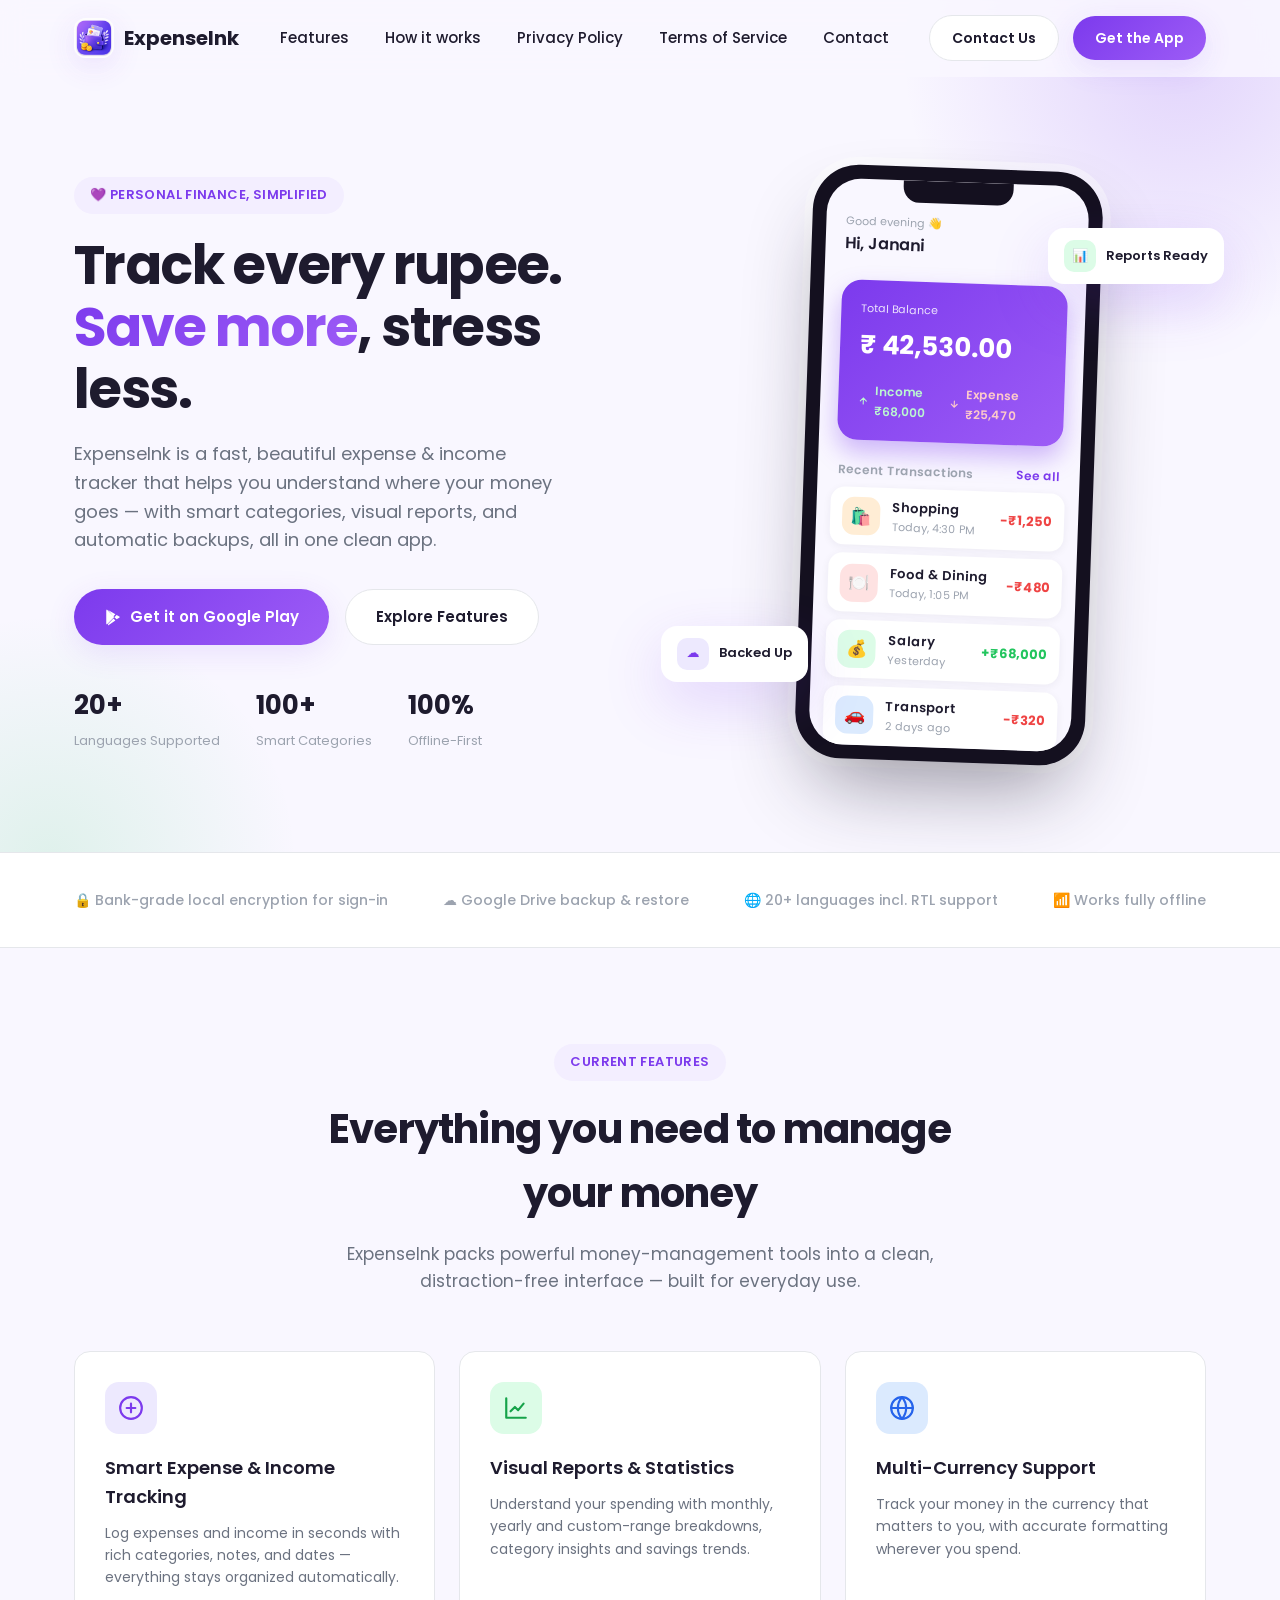
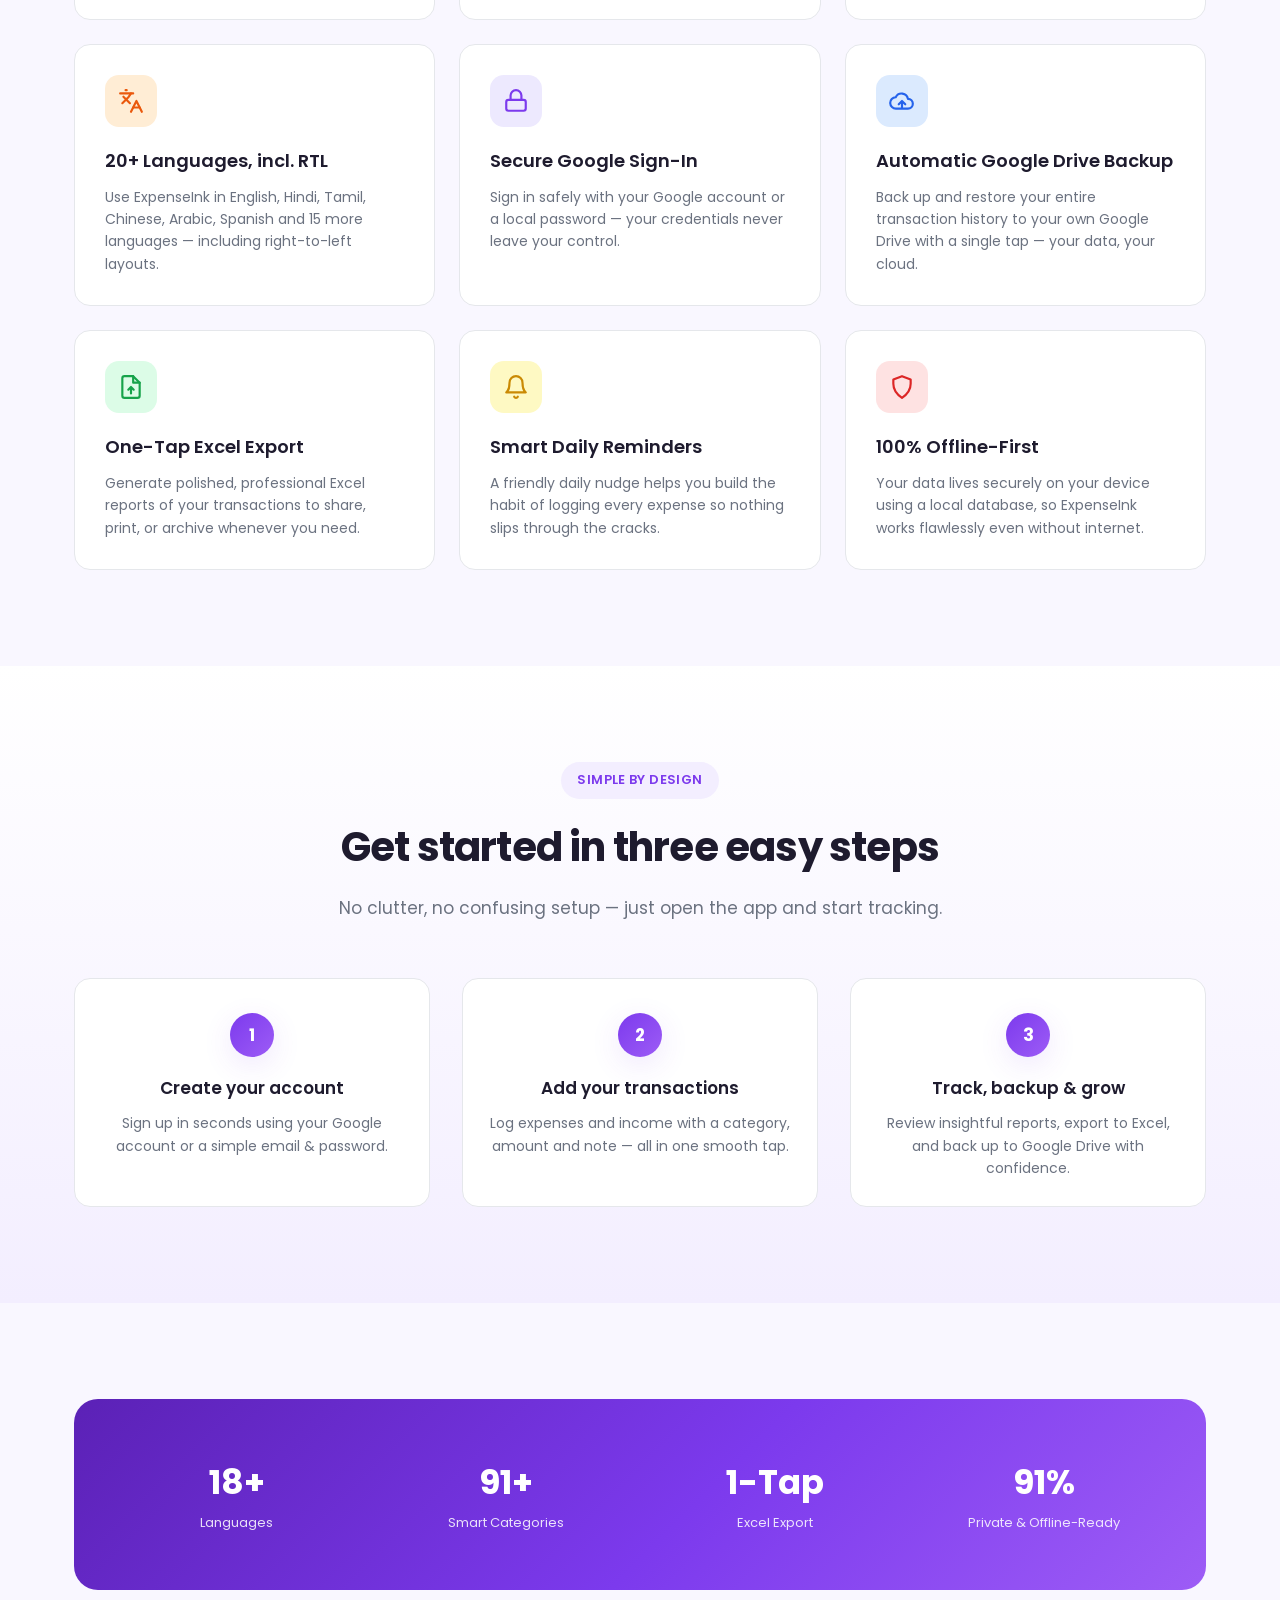
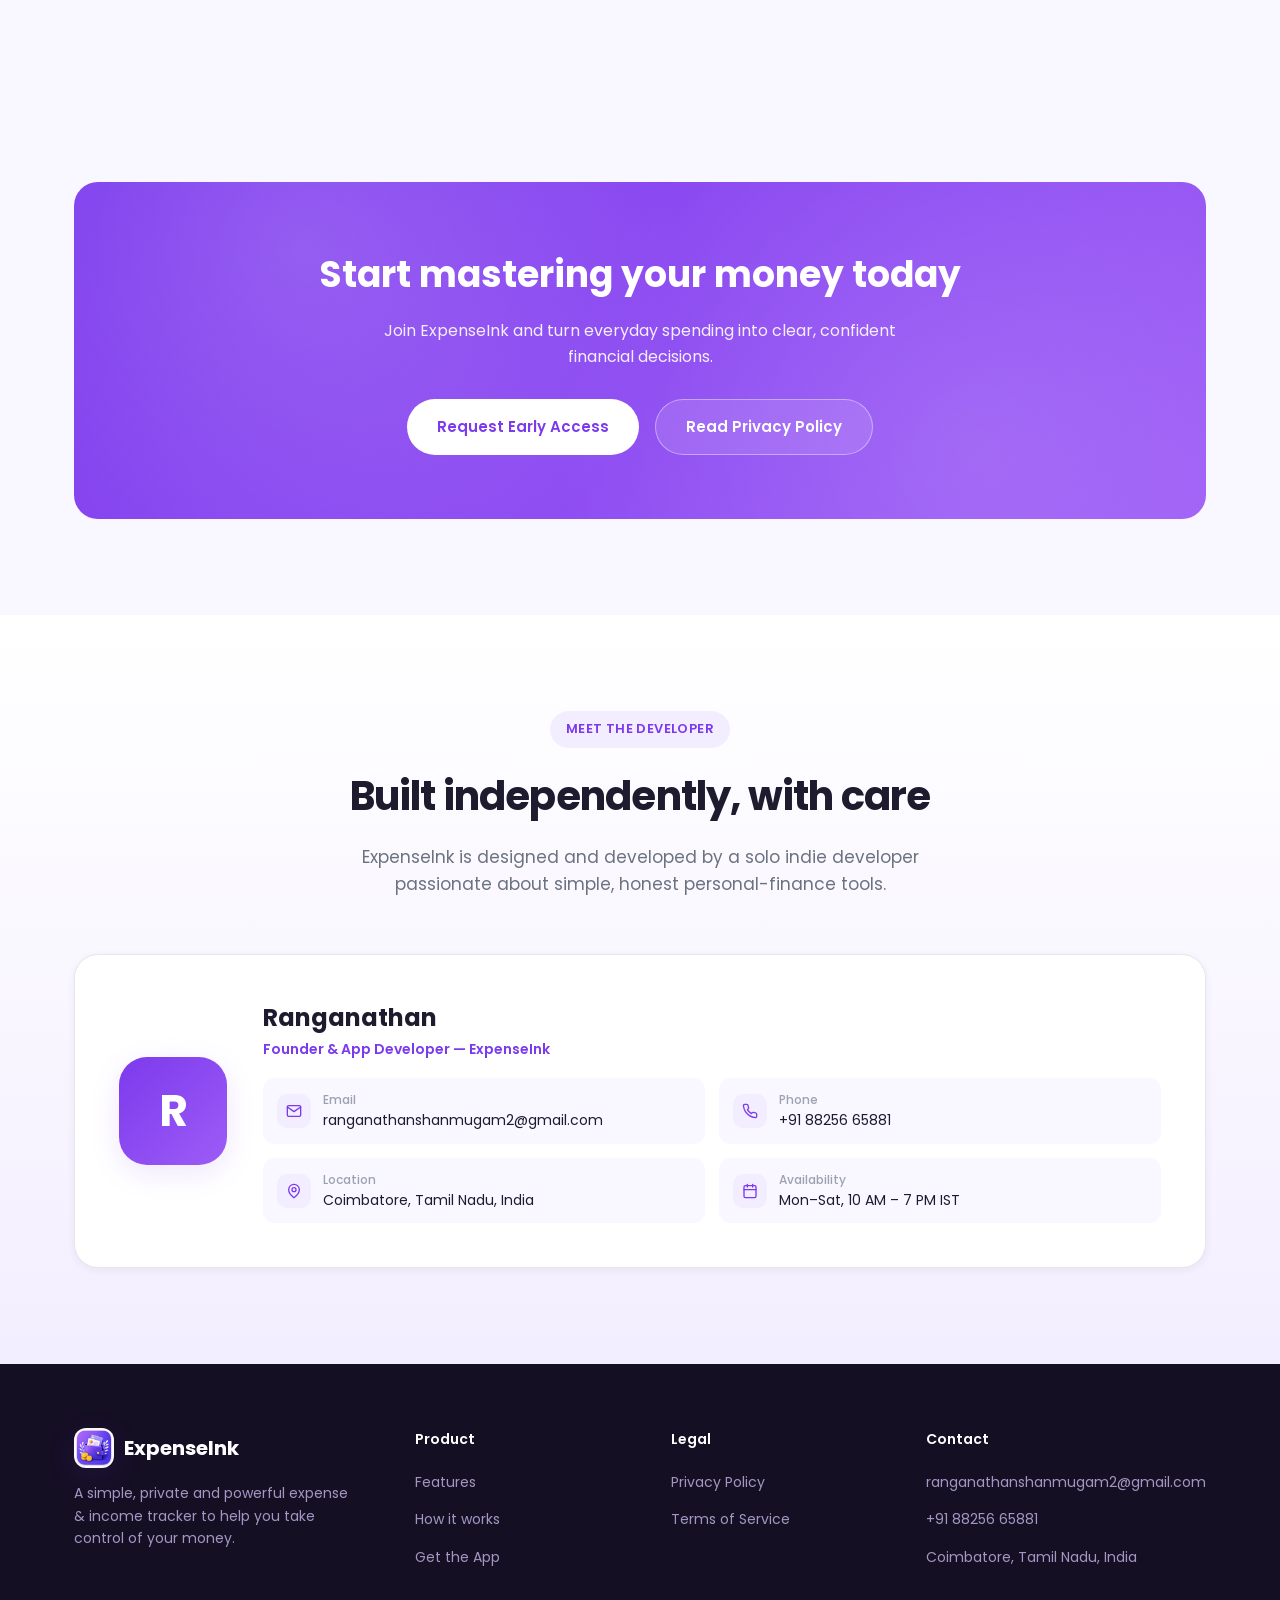
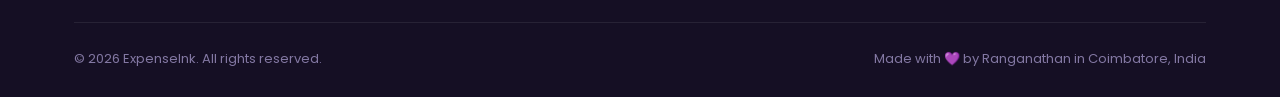
<file: index.html>
<!DOCTYPE html>
<html lang="en">
<head>
<meta charset="UTF-8" />
<meta name="viewport" content="width=device-width, initial-scale=1.0" />
<title>ExpenseInk — Track Every Rupee, Effortlessly</title>
<meta name="description" content="ExpenseInk is a beautifully simple expense & income tracker with multi-currency support, 20+ languages, Excel export, Google Drive backup and smart daily reminders." />
<link rel="icon" type="image/png" href="images/app-icon.png" />
<link rel="preconnect" href="https://fonts.googleapis.com" />
<link href="https://fonts.googleapis.com/css2?family=Poppins:wght@400;500;600;700&display=swap" rel="stylesheet" />
<link rel="stylesheet" href="css/styles.css" />
</head>
<body>

<!-- ============================= NAVBAR ============================= -->
<header class="navbar">
  <div class="container nav-inner">
    <a href="#top" class="brand">
      <span class="brand-mark">
        <img src="images/app-icon.png" alt="ExpenseInk app icon" />
      </span>
      ExpenseInk
    </a>

    <nav class="nav-links">
      <a href="#features">Features</a>
      <a href="#how-it-works">How it works</a>
      <a href="privacy.html">Privacy Policy</a>
      <a href="terms.html">Terms of Service</a>
      <a href="#developer">Contact</a>
    </nav>

    <div class="nav-actions">
      <a href="#developer" class="btn btn-ghost">Contact Us</a>
      <a href="#download" class="btn btn-primary">Get the App</a>
    </div>

    <button class="nav-toggle" aria-label="Toggle menu">
      <span></span><span></span><span></span>
    </button>
  </div>

  <div class="mobile-menu">
    <a href="#features">Features</a>
    <a href="#how-it-works">How it works</a>
    <a href="privacy.html">Privacy Policy</a>
    <a href="terms.html">Terms of Service</a>
    <a href="#developer">Contact</a>
    <a href="#download" class="btn btn-primary btn-block">Get the App</a>
  </div>
</header>

<main id="top">

  <!-- ============================= HERO ============================= -->
  <section class="hero">
    <div class="container hero-inner">
      <div class="hero-copy reveal">
        <span class="eyebrow">💜 Personal Finance, Simplified</span>
        <h1>Track every rupee.<br /><span>Save more</span>, stress less.</h1>
        <p>ExpenseInk is a fast, beautiful expense &amp; income tracker that helps you understand where your money goes — with smart categories, visual reports, and automatic backups, all in one clean app.</p>
        <div class="hero-actions">
          <a href="#download" class="btn btn-primary">
            <svg width="18" height="18" viewBox="0 0 24 24" fill="currentColor"><path d="M3 20.5v-17c0-.59.34-1.11.84-1.35L13.69 12l-9.85 9.85c-.5-.24-.84-.76-.84-1.35zM16.81 15.12l-2.9-2.9 2.9-2.9 3.6 2.08c.63.36.63 1.28 0 1.64l-3.6 2.08zM5.44 2.65 15.19 8.3l-2.55 2.55L5.44 2.65zM5.44 21.35l7.2-7.2 2.55 2.55-9.75 6.65z"/></svg>
            Get it on Google Play
          </a>
          <a href="#features" class="btn btn-ghost">Explore Features</a>
        </div>
        <div class="hero-stats">
          <div><strong data-count="20" data-suffix="+">0</strong><span>Languages Supported</span></div>
          <div><strong data-count="100" data-suffix="+">0</strong><span>Smart Categories</span></div>
          <div><strong data-count="100" data-suffix="%">0</strong><span>Offline-First</span></div>
        </div>
      </div>

      <div class="hero-visual reveal">
        <div class="phone">
          <div class="phone-screen">
            <div class="phone-notch"></div>
            <div class="phone-topbar">
              <div class="greet">Good evening 👋</div>
              <div class="name">Hi, Janani</div>
            </div>

            <div class="balance-card">
              <div class="label">Total Balance</div>
              <div class="amount">₹ 42,530.00</div>
              <div class="balance-row">
                <div class="balance-pill income">
                  <svg width="14" height="14" viewBox="0 0 24 24" fill="none" stroke="currentColor" stroke-width="2.5" stroke-linecap="round"><path d="M12 19V5M5 12l7-7 7 7"/></svg>
                  Income ₹68,000
                </div>
                <div class="balance-pill expense">
                  <svg width="14" height="14" viewBox="0 0 24 24" fill="none" stroke="currentColor" stroke-width="2.5" stroke-linecap="round"><path d="M12 5v14M5 12l7 7 7-7"/></svg>
                  Expense ₹25,470
                </div>
              </div>
            </div>

            <div class="phone-section-title"><span>Recent Transactions</span><span>See all</span></div>
            <div class="tx-list">
              <div class="tx-item">
                <div class="tx-icon" style="background:#ffedd5;color:#ea580c;">🛍️</div>
                <div class="tx-info">
                  <div class="tx-title">Shopping</div>
                  <div class="tx-sub">Today, 4:30 PM</div>
                </div>
                <div class="tx-amount expense">-₹1,250</div>
              </div>
              <div class="tx-item">
                <div class="tx-icon" style="background:#fee2e2;color:#ea580c;">🍽️</div>
                <div class="tx-info">
                  <div class="tx-title">Food &amp; Dining</div>
                  <div class="tx-sub">Today, 1:05 PM</div>
                </div>
                <div class="tx-amount expense">-₹480</div>
              </div>
              <div class="tx-item">
                <div class="tx-icon" style="background:#dcfce7;color:#16a34a;">💰</div>
                <div class="tx-info">
                  <div class="tx-title">Salary</div>
                  <div class="tx-sub">Yesterday</div>
                </div>
                <div class="tx-amount income">+₹68,000</div>
              </div>
              <div class="tx-item">
                <div class="tx-icon" style="background:#dbeafe;color:#3b82f6;">🚗</div>
                <div class="tx-info">
                  <div class="tx-title">Transport</div>
                  <div class="tx-sub">2 days ago</div>
                </div>
                <div class="tx-amount expense">-₹320</div>
              </div>
            </div>
          </div>
        </div>

        <div class="badge-float top-right">
          <div class="badge-icon" style="background:#dcfce7;color:#16a34a;">📊</div>
          Reports Ready
        </div>
        <div class="badge-float bottom-left">
          <div class="badge-icon" style="background:#ede9fe;color:#7c3aed;">☁️</div>
          Backed Up
        </div>
      </div>
    </div>
  </section>

  <!-- ============================= TRUST STRIP ============================= -->
  <div class="trust-strip">
    <div class="container">
      <span>🔒 Bank-grade local encryption for sign-in</span>
      <span>☁️ Google Drive backup &amp; restore</span>
      <span>🌐 20+ languages incl. RTL support</span>
      <span>📶 Works fully offline</span>
    </div>
  </div>

  <!-- ============================= FEATURES ============================= -->
  <section id="features" class="section">
    <div class="container">
      <div class="section-head reveal">
        <span class="eyebrow">Current Features</span>
        <h2>Everything you need to manage your money</h2>
        <p>ExpenseInk packs powerful money-management tools into a clean, distraction-free interface — built for everyday use.</p>
      </div>

      <div class="feature-grid">
        <div class="feature-card reveal">
          <div class="feature-icon icon-purple">
            <svg viewBox="0 0 24 24" fill="none" stroke="currentColor" stroke-width="2" stroke-linecap="round" stroke-linejoin="round"><circle cx="12" cy="12" r="10"/><path d="M12 8v8M8 12h8"/></svg>
          </div>
          <h3>Smart Expense &amp; Income Tracking</h3>
          <p>Log expenses and income in seconds with rich categories, notes, and dates — everything stays organized automatically.</p>
        </div>

        <div class="feature-card reveal">
          <div class="feature-icon icon-green">
            <svg viewBox="0 0 24 24" fill="none" stroke="currentColor" stroke-width="2" stroke-linecap="round" stroke-linejoin="round"><path d="M3 3v18h18"/><path d="M7 15l4-4 3 3 5-6"/></svg>
          </div>
          <h3>Visual Reports &amp; Statistics</h3>
          <p>Understand your spending with monthly, yearly and custom-range breakdowns, category insights and savings trends.</p>
        </div>

        <div class="feature-card reveal">
          <div class="feature-icon icon-blue">
            <svg viewBox="0 0 24 24" fill="none" stroke="currentColor" stroke-width="2" stroke-linecap="round" stroke-linejoin="round"><circle cx="12" cy="12" r="10"/><path d="M2 12h20M12 2a15 15 0 0 1 0 20 15 15 0 0 1 0-20Z"/></svg>
          </div>
          <h3>Multi-Currency Support</h3>
          <p>Track your money in the currency that matters to you, with accurate formatting wherever you spend.</p>
        </div>

        <div class="feature-card reveal">
          <div class="feature-icon icon-orange">
            <svg viewBox="0 0 24 24" fill="none" stroke="currentColor" stroke-width="2" stroke-linecap="round" stroke-linejoin="round"><path d="m5 8 6 6"/><path d="m4 14 6-6 2-3"/><path d="M2 5h12"/><path d="M7 2h1"/><path d="m22 22-5-10-5 10"/><path d="M14 18h6"/></svg>
          </div>
          <h3>20+ Languages, incl. RTL</h3>
          <p>Use ExpenseInk in English, Hindi, Tamil, Chinese, Arabic, Spanish and 15 more languages — including right-to-left layouts.</p>
        </div>

        <div class="feature-card reveal">
          <div class="feature-icon icon-purple">
            <svg viewBox="0 0 24 24" fill="none" stroke="currentColor" stroke-width="2" stroke-linecap="round" stroke-linejoin="round"><rect x="3" y="11" width="18" height="10" rx="2"/><path d="M7 11V7a5 5 0 0 1 10 0v4"/></svg>
          </div>
          <h3>Secure Google Sign-In</h3>
          <p>Sign in safely with your Google account or a local password — your credentials never leave your control.</p>
        </div>

        <div class="feature-card reveal">
          <div class="feature-icon icon-blue">
            <svg viewBox="0 0 24 24" fill="none" stroke="currentColor" stroke-width="2" stroke-linecap="round" stroke-linejoin="round"><path d="M17.5 19a4.5 4.5 0 0 0 0-9 6 6 0 0 0-11.3-1.5A4.5 4.5 0 0 0 6.5 19h11Z"/><path d="M12 12v6M9 15l3-3 3 3"/></svg>
          </div>
          <h3>Automatic Google Drive Backup</h3>
          <p>Back up and restore your entire transaction history to your own Google Drive with a single tap — your data, your cloud.</p>
        </div>

        <div class="feature-card reveal">
          <div class="feature-icon icon-green">
            <svg viewBox="0 0 24 24" fill="none" stroke="currentColor" stroke-width="2" stroke-linecap="round" stroke-linejoin="round"><path d="M14 2H6a2 2 0 0 0-2 2v16a2 2 0 0 0 2 2h12a2 2 0 0 0 2-2V8Z"/><path d="M14 2v6h6M12 18v-6M9.5 14.5 12 12l2.5 2.5"/></svg>
          </div>
          <h3>One-Tap Excel Export</h3>
          <p>Generate polished, professional Excel reports of your transactions to share, print, or archive whenever you need.</p>
        </div>

        <div class="feature-card reveal">
          <div class="feature-icon icon-yellow">
            <svg viewBox="0 0 24 24" fill="none" stroke="currentColor" stroke-width="2" stroke-linecap="round" stroke-linejoin="round"><path d="M6 8a6 6 0 0 1 12 0c0 7 3 9 3 9H3s3-2 3-9"/><path d="M10.3 21a1.94 1.94 0 0 0 3.4 0"/></svg>
          </div>
          <h3>Smart Daily Reminders</h3>
          <p>A friendly daily nudge helps you build the habit of logging every expense so nothing slips through the cracks.</p>
        </div>

        <div class="feature-card reveal">
          <div class="feature-icon icon-red">
            <svg viewBox="0 0 24 24" fill="none" stroke="currentColor" stroke-width="2" stroke-linecap="round" stroke-linejoin="round"><path d="M12 22c6-4 8-8 8-13V5l-8-3-8 3v4c0 5 2 9 8 13Z"/></svg>
          </div>
          <h3>100% Offline-First</h3>
          <p>Your data lives securely on your device using a local database, so ExpenseInk works flawlessly even without internet.</p>
        </div>
      </div>
    </div>
  </section>

  <!-- ============================= HOW IT WORKS ============================= -->
  <section id="how-it-works" class="section section-alt">
    <div class="container">
      <div class="section-head reveal">
        <span class="eyebrow">Simple by Design</span>
        <h2>Get started in three easy steps</h2>
        <p>No clutter, no confusing setup — just open the app and start tracking.</p>
      </div>

      <div class="steps">
        <div class="step reveal">
          <div class="step-number">1</div>
          <h3>Create your account</h3>
          <p>Sign up in seconds using your Google account or a simple email &amp; password.</p>
        </div>
        <div class="step reveal">
          <div class="step-number">2</div>
          <h3>Add your transactions</h3>
          <p>Log expenses and income with a category, amount and note — all in one smooth tap.</p>
        </div>
        <div class="step reveal">
          <div class="step-number">3</div>
          <h3>Track, backup &amp; grow</h3>
          <p>Review insightful reports, export to Excel, and back up to Google Drive with confidence.</p>
        </div>
      </div>
    </div>
  </section>

  <!-- ============================= STATS BAND ============================= -->
  <section class="section">
    <div class="container">
      <div class="stats-band reveal">
        <div>
          <strong data-count="20" data-suffix="+">0</strong>
          <span>Languages</span>
        </div>
        <div>
          <strong data-count="100" data-suffix="+">0</strong>
          <span>Smart Categories</span>
        </div>
        <div>
          <strong data-count="1" data-suffix="-Tap">0</strong>
          <span>Excel Export</span>
        </div>
        <div>
          <strong data-count="100" data-suffix="%">0</strong>
          <span>Private &amp; Offline-Ready</span>
        </div>
      </div>
    </div>
  </section>

  <!-- ============================= CTA / DOWNLOAD ============================= -->
  <section id="download" class="section">
    <div class="container">
      <div class="cta-banner reveal">
        <h2>Start mastering your money today</h2>
        <p>Join ExpenseInk and turn everyday spending into clear, confident financial decisions.</p>
        <div class="cta-actions">
          <a href="#developer" class="btn btn-primary">Request Early Access</a>
          <a href="privacy.html" class="btn btn-ghost">Read Privacy Policy</a>
        </div>
      </div>
    </div>
  </section>

  <!-- ============================= DEVELOPER ============================= -->
  <section id="developer" class="section section-alt">
    <div class="container">
      <div class="section-head reveal">
        <span class="eyebrow">Meet the Developer</span>
        <h2>Built independently, with care</h2>
        <p>ExpenseInk is designed and developed by a solo indie developer passionate about simple, honest personal-finance tools.</p>
      </div>

      <div class="dev-card reveal">
        <div class="dev-avatar">R</div>
        <div>
          <div class="dev-name">Ranganathan</div>
          <div class="dev-role">Founder &amp; App Developer — ExpenseInk</div>

          <div class="dev-contacts">
            <a class="dev-contact-item" href="mailto:ranganathanshanmugam2@gmail.com">
              <span class="ic">
                <svg width="16" height="16" viewBox="0 0 24 24" fill="none" stroke="currentColor" stroke-width="2" stroke-linecap="round" stroke-linejoin="round"><rect x="2" y="4" width="20" height="16" rx="2"/><path d="m22 6-10 7L2 6"/></svg>
              </span>
              <span><strong>Email</strong>ranganathanshanmugam2@gmail.com</span>
            </a>

            <a class="dev-contact-item" href="tel:+918825665881">
              <span class="ic">
                <svg width="16" height="16" viewBox="0 0 24 24" fill="none" stroke="currentColor" stroke-width="2" stroke-linecap="round" stroke-linejoin="round"><path d="M22 16.92v3a2 2 0 0 1-2.18 2 19.79 19.79 0 0 1-8.63-3.07 19.5 19.5 0 0 1-6-6 19.79 19.79 0 0 1-3.07-8.67A2 2 0 0 1 4.11 2h3a2 2 0 0 1 2 1.72c.127.96.361 1.903.7 2.81a2 2 0 0 1-.45 2.11L8.09 9.91a16 16 0 0 0 6 6l1.27-1.27a2 2 0 0 1 2.11-.45c.907.339 1.85.573 2.81.7A2 2 0 0 1 22 16.92z"/></svg>
              </span>
              <span><strong>Phone</strong>+91 88256 65881</span>
            </a>

            <div class="dev-contact-item">
              <span class="ic">
                <svg width="16" height="16" viewBox="0 0 24 24" fill="none" stroke="currentColor" stroke-width="2" stroke-linecap="round" stroke-linejoin="round"><path d="M20 10c0 6-8 12-8 12s-8-6-8-12a8 8 0 0 1 16 0Z"/><circle cx="12" cy="10" r="3"/></svg>
              </span>
              <span><strong>Location</strong>Coimbatore, Tamil Nadu, India</span>
            </div>

            <div class="dev-contact-item">
              <span class="ic">
                <svg width="16" height="16" viewBox="0 0 24 24" fill="none" stroke="currentColor" stroke-width="2" stroke-linecap="round" stroke-linejoin="round"><rect x="3" y="4" width="18" height="18" rx="2"/><path d="M16 2v4M8 2v4M3 10h18"/></svg>
              </span>
              <span><strong>Availability</strong>Mon–Sat, 10 AM – 7 PM IST</span>
            </div>
          </div>
        </div>
      </div>
    </div>
  </section>

</main>

<!-- ============================= FOOTER ============================= -->
<footer class="footer">
  <div class="container">
    <div class="footer-grid">
      <div class="footer-brand">
        <a href="#top" class="brand">
          <span class="brand-mark">
            <img src="images/app-icon.png" alt="ExpenseInk app icon" />
          </span>
          ExpenseInk
        </a>
        <p>A simple, private and powerful expense &amp; income tracker to help you take control of your money.</p>
      </div>

      <div class="footer-col">
        <h4>Product</h4>
        <ul>
          <li><a href="#features">Features</a></li>
          <li><a href="#how-it-works">How it works</a></li>
          <li><a href="#download">Get the App</a></li>
        </ul>
      </div>

      <div class="footer-col">
        <h4>Legal</h4>
        <ul>
          <li><a href="privacy.html">Privacy Policy</a></li>
          <li><a href="terms.html">Terms of Service</a></li>
        </ul>
      </div>

      <div class="footer-col">
        <h4>Contact</h4>
        <ul>
          <li><a href="mailto:ranganathanshanmugam2@gmail.com">ranganathanshanmugam2@gmail.com</a></li>
          <li><a href="tel:+918825665881">+91 88256 65881</a></li>
          <li><a href="#developer">Coimbatore, Tamil Nadu, India</a></li>
        </ul>
      </div>
    </div>

    <div class="footer-bottom">
      <span>© <span data-year>2026</span> ExpenseInk. All rights reserved.</span>
      <span>Made with 💜 by Ranganathan in Coimbatore, India</span>
    </div>
  </div>
</footer>

<script src="js/main.js"></script>
</body>
</html>
</file>
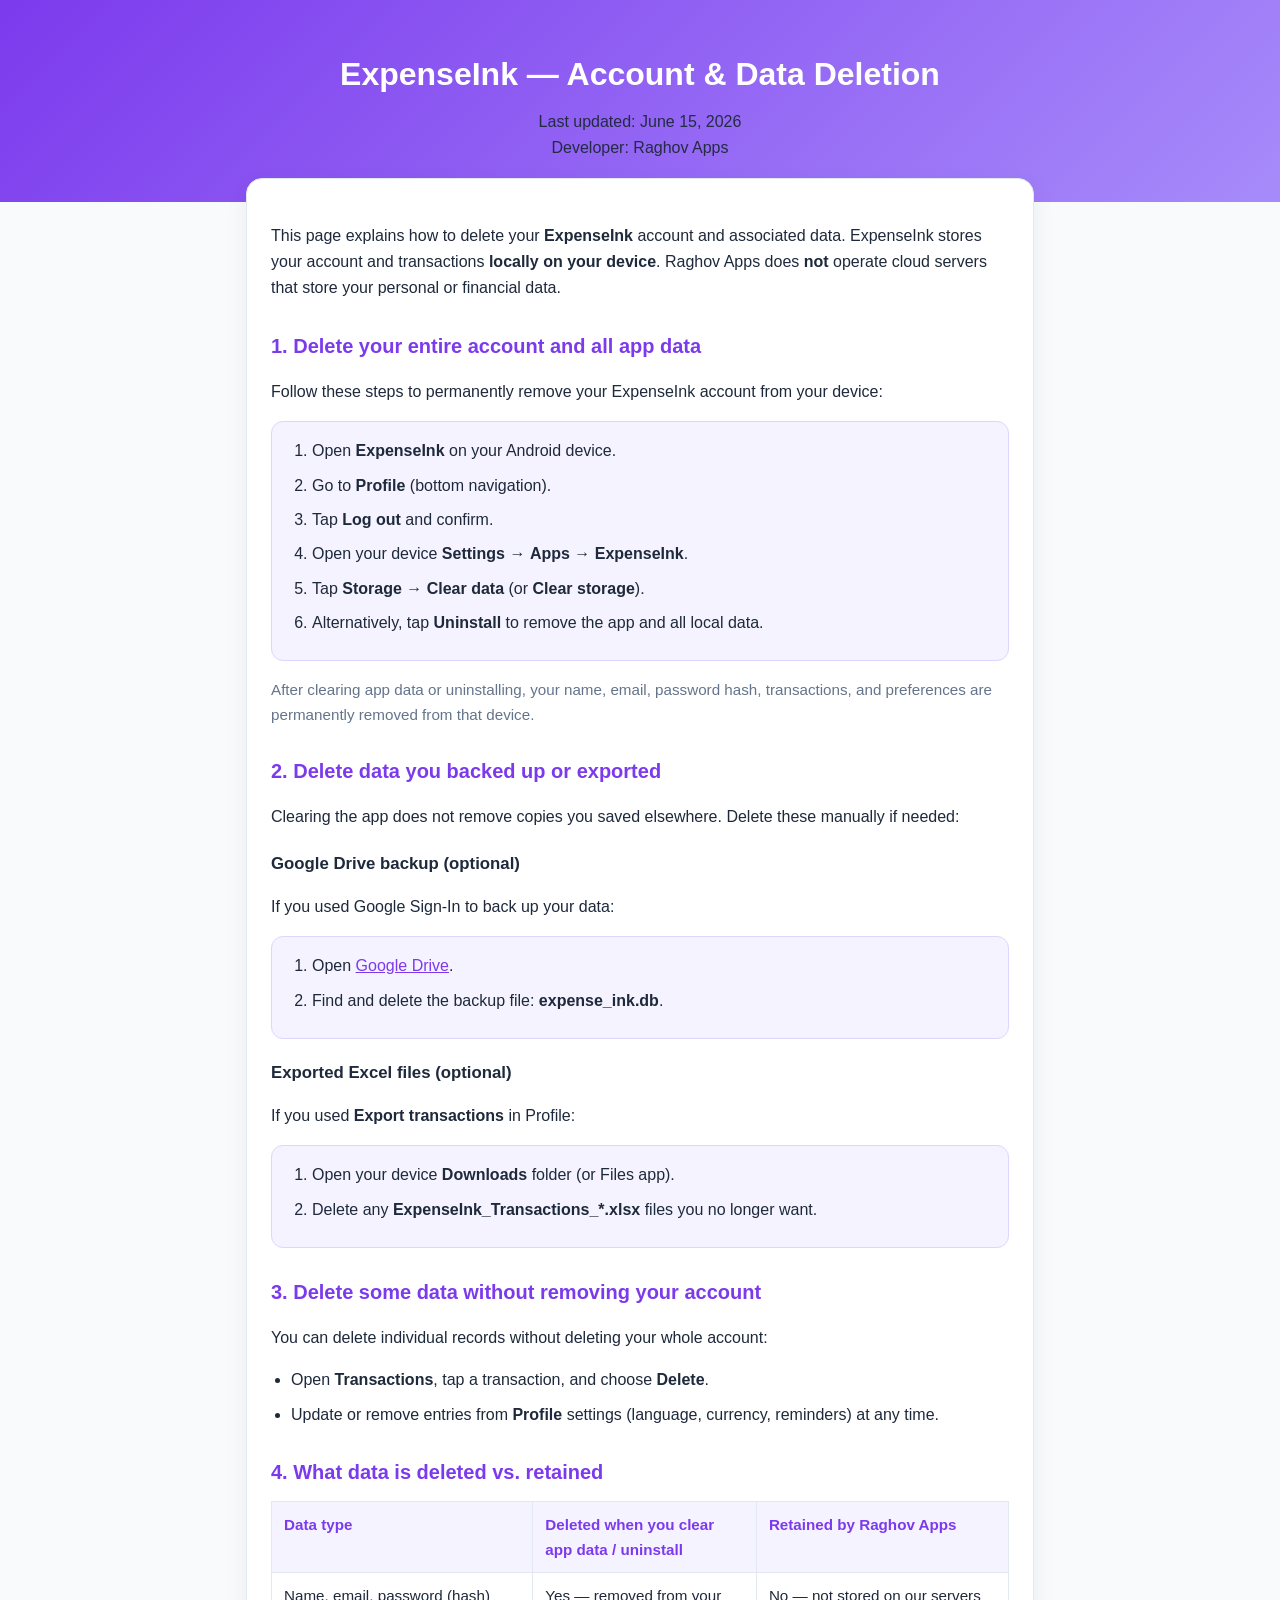
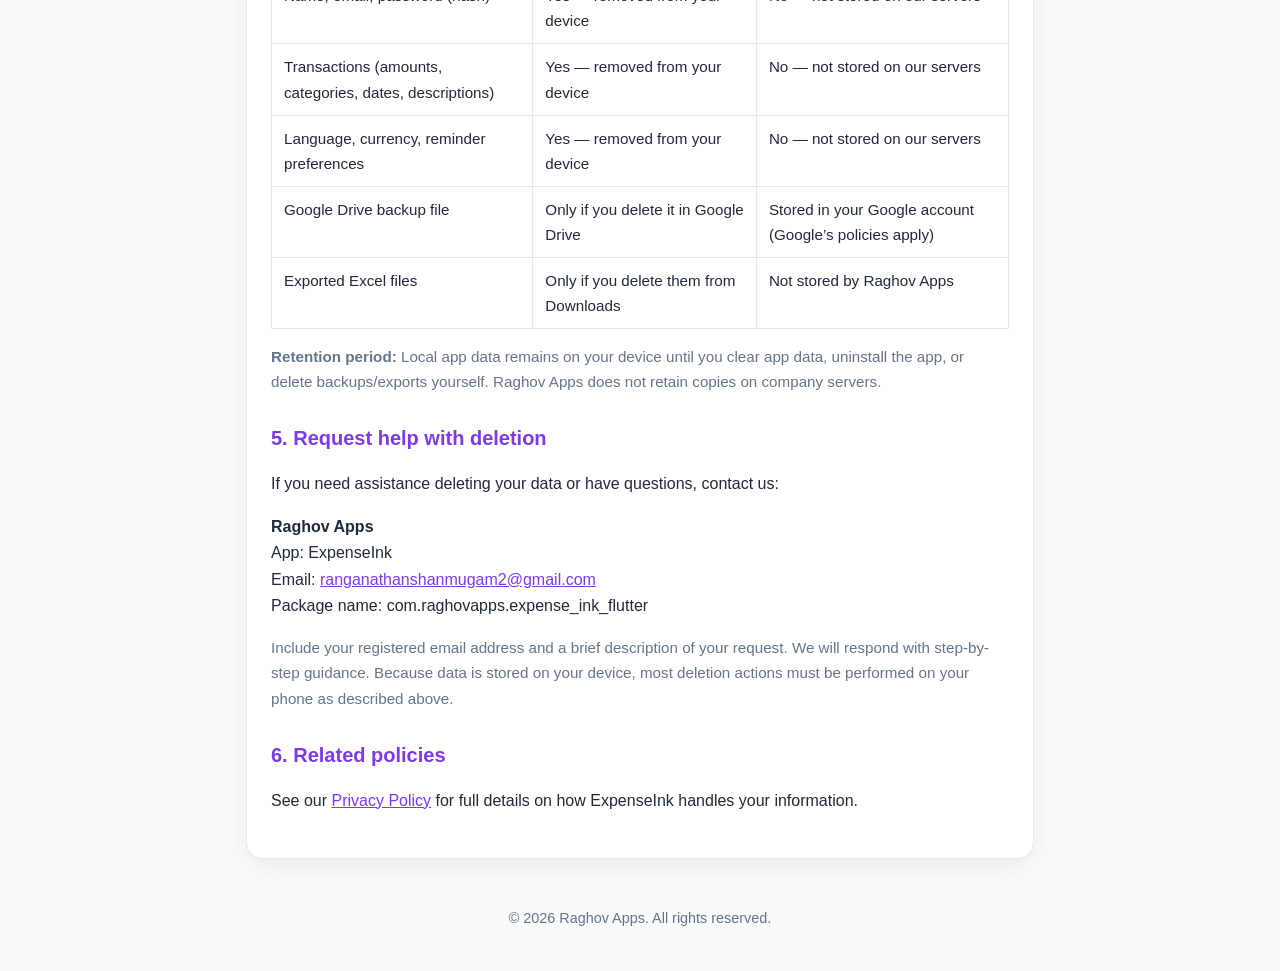
<file: account-deletion.html>
<!DOCTYPE html>
<html lang="en">
<head>
  <meta charset="UTF-8">
  <meta name="viewport" content="width=device-width, initial-scale=1.0">
  <title>ExpenseInk — Account &amp; Data Deletion</title>
  <style>
    :root {
      color-scheme: light;
      --primary: #7c3aed;
      --text: #1e293b;
      --muted: #64748b;
      --bg: #f8fafc;
      --card: #ffffff;
      --border: #e2e8f0;
    }

    * {
      box-sizing: border-box;
    }

    body {
      margin: 0;
      font-family: "Segoe UI", Roboto, Helvetica, Arial, sans-serif;
      line-height: 1.65;
      color: var(--text);
      background: var(--bg);
    }

    header {
      background: linear-gradient(135deg, #7c3aed, #a78bfa);
      color: #fff;
      padding: 48px 20px 40px;
      text-align: center;
    }

    header h1 {
      margin: 0 0 8px;
      font-size: 2rem;
    }

    header p {
      margin: 0;
      opacity: 0.95;
    }

    main {
      max-width: 820px;
      margin: -24px auto 48px;
      padding: 0 16px;
    }

    .card {
      background: var(--card);
      border: 1px solid var(--border);
      border-radius: 16px;
      padding: 28px 24px;
      box-shadow: 0 8px 24px rgba(15, 23, 42, 0.06);
    }

    h2 {
      color: var(--primary);
      font-size: 1.25rem;
      margin: 28px 0 10px;
    }

    h2:first-child {
      margin-top: 0;
    }

    h3 {
      font-size: 1.05rem;
      margin: 20px 0 8px;
      color: var(--text);
    }

    p, li {
      color: var(--text);
    }

    .muted {
      color: var(--muted);
      font-size: 0.95rem;
    }

    ul, ol {
      padding-left: 1.25rem;
    }

    li {
      margin-bottom: 8px;
    }

    a {
      color: var(--primary);
    }

    .steps {
      background: #f5f3ff;
      border: 1px solid #ddd6fe;
      border-radius: 12px;
      padding: 16px 20px;
      margin: 12px 0;
    }

    .steps ol {
      margin: 0;
      padding-left: 1.25rem;
    }

    table {
      width: 100%;
      border-collapse: collapse;
      margin: 12px 0;
      font-size: 0.95rem;
    }

    th, td {
      border: 1px solid var(--border);
      padding: 10px 12px;
      text-align: left;
      vertical-align: top;
    }

    th {
      background: #f5f3ff;
      color: var(--primary);
    }

    footer {
      text-align: center;
      padding: 0 16px 40px;
      color: var(--muted);
      font-size: 0.9rem;
    }
  </style>
</head>
<body>
  <header>
    <h1>ExpenseInk — Account &amp; Data Deletion</h1>
    <p>Last updated: June 15, 2026</p>
    <p>Developer: Raghov Apps</p>
  </header>

  <main>
    <article class="card">
      <p>
        This page explains how to delete your <strong>ExpenseInk</strong> account and associated
        data. ExpenseInk stores your account and transactions <strong>locally on your device</strong>.
        Raghov Apps does <strong>not</strong> operate cloud servers that store your personal or
        financial data.
      </p>

      <h2>1. Delete your entire account and all app data</h2>
      <p>Follow these steps to permanently remove your ExpenseInk account from your device:</p>

      <div class="steps">
        <ol>
          <li>Open <strong>ExpenseInk</strong> on your Android device.</li>
          <li>Go to <strong>Profile</strong> (bottom navigation).</li>
          <li>Tap <strong>Log out</strong> and confirm.</li>
          <li>Open your device <strong>Settings</strong> → <strong>Apps</strong> → <strong>ExpenseInk</strong>.</li>
          <li>Tap <strong>Storage</strong> → <strong>Clear data</strong> (or <strong>Clear storage</strong>).</li>
          <li>Alternatively, tap <strong>Uninstall</strong> to remove the app and all local data.</li>
        </ol>
      </div>

      <p class="muted">
        After clearing app data or uninstalling, your name, email, password hash, transactions,
        and preferences are permanently removed from that device.
      </p>

      <h2>2. Delete data you backed up or exported</h2>
      <p>Clearing the app does not remove copies you saved elsewhere. Delete these manually if needed:</p>

      <h3>Google Drive backup (optional)</h3>
      <p>If you used Google Sign-In to back up your data:</p>
      <div class="steps">
        <ol>
          <li>Open <a href="https://drive.google.com" target="_blank" rel="noopener noreferrer">Google Drive</a>.</li>
          <li>Find and delete the backup file: <strong>expense_ink.db</strong>.</li>
        </ol>
      </div>

      <h3>Exported Excel files (optional)</h3>
      <p>If you used <strong>Export transactions</strong> in Profile:</p>
      <div class="steps">
        <ol>
          <li>Open your device <strong>Downloads</strong> folder (or Files app).</li>
          <li>Delete any <strong>ExpenseInk_Transactions_*.xlsx</strong> files you no longer want.</li>
        </ol>
      </div>

      <h2>3. Delete some data without removing your account</h2>
      <p>You can delete individual records without deleting your whole account:</p>
      <ul>
        <li>Open <strong>Transactions</strong>, tap a transaction, and choose <strong>Delete</strong>.</li>
        <li>Update or remove entries from <strong>Profile</strong> settings (language, currency, reminders) at any time.</li>
      </ul>

      <h2>4. What data is deleted vs. retained</h2>
      <table>
        <thead>
          <tr>
            <th>Data type</th>
            <th>Deleted when you clear app data / uninstall</th>
            <th>Retained by Raghov Apps</th>
          </tr>
        </thead>
        <tbody>
          <tr>
            <td>Name, email, password (hash)</td>
            <td>Yes — removed from your device</td>
            <td>No — not stored on our servers</td>
          </tr>
          <tr>
            <td>Transactions (amounts, categories, dates, descriptions)</td>
            <td>Yes — removed from your device</td>
            <td>No — not stored on our servers</td>
          </tr>
          <tr>
            <td>Language, currency, reminder preferences</td>
            <td>Yes — removed from your device</td>
            <td>No — not stored on our servers</td>
          </tr>
          <tr>
            <td>Google Drive backup file</td>
            <td>Only if you delete it in Google Drive</td>
            <td>Stored in your Google account (Google’s policies apply)</td>
          </tr>
          <tr>
            <td>Exported Excel files</td>
            <td>Only if you delete them from Downloads</td>
            <td>Not stored by Raghov Apps</td>
          </tr>
        </tbody>
      </table>

      <p class="muted">
        <strong>Retention period:</strong> Local app data remains on your device until you clear
        app data, uninstall the app, or delete backups/exports yourself. Raghov Apps does not
        retain copies on company servers.
      </p>

      <h2>5. Request help with deletion</h2>
      <p>
        If you need assistance deleting your data or have questions, contact us:
      </p>
      <p>
        <strong>Raghov Apps</strong><br>
        App: ExpenseInk<br>
        Email: <a href="mailto:ranganathanshanmugam2@gmail.com">ranganathanshanmugam2@gmail.com</a><br>
        Package name: com.raghovapps.expense_ink_flutter
      </p>
      <p class="muted">
        Include your registered email address and a brief description of your request. We will
        respond with step-by-step guidance. Because data is stored on your device, most deletion
        actions must be performed on your phone as described above.
      </p>

      <h2>6. Related policies</h2>
      <p>
        See our
        <a href="privacy-policy.html">Privacy Policy</a>
        for full details on how ExpenseInk handles your information.
      </p>
    </article>
  </main>

  <footer>
    &copy; 2026 Raghov Apps. All rights reserved.
  </footer>
</body>
</html>
</file>
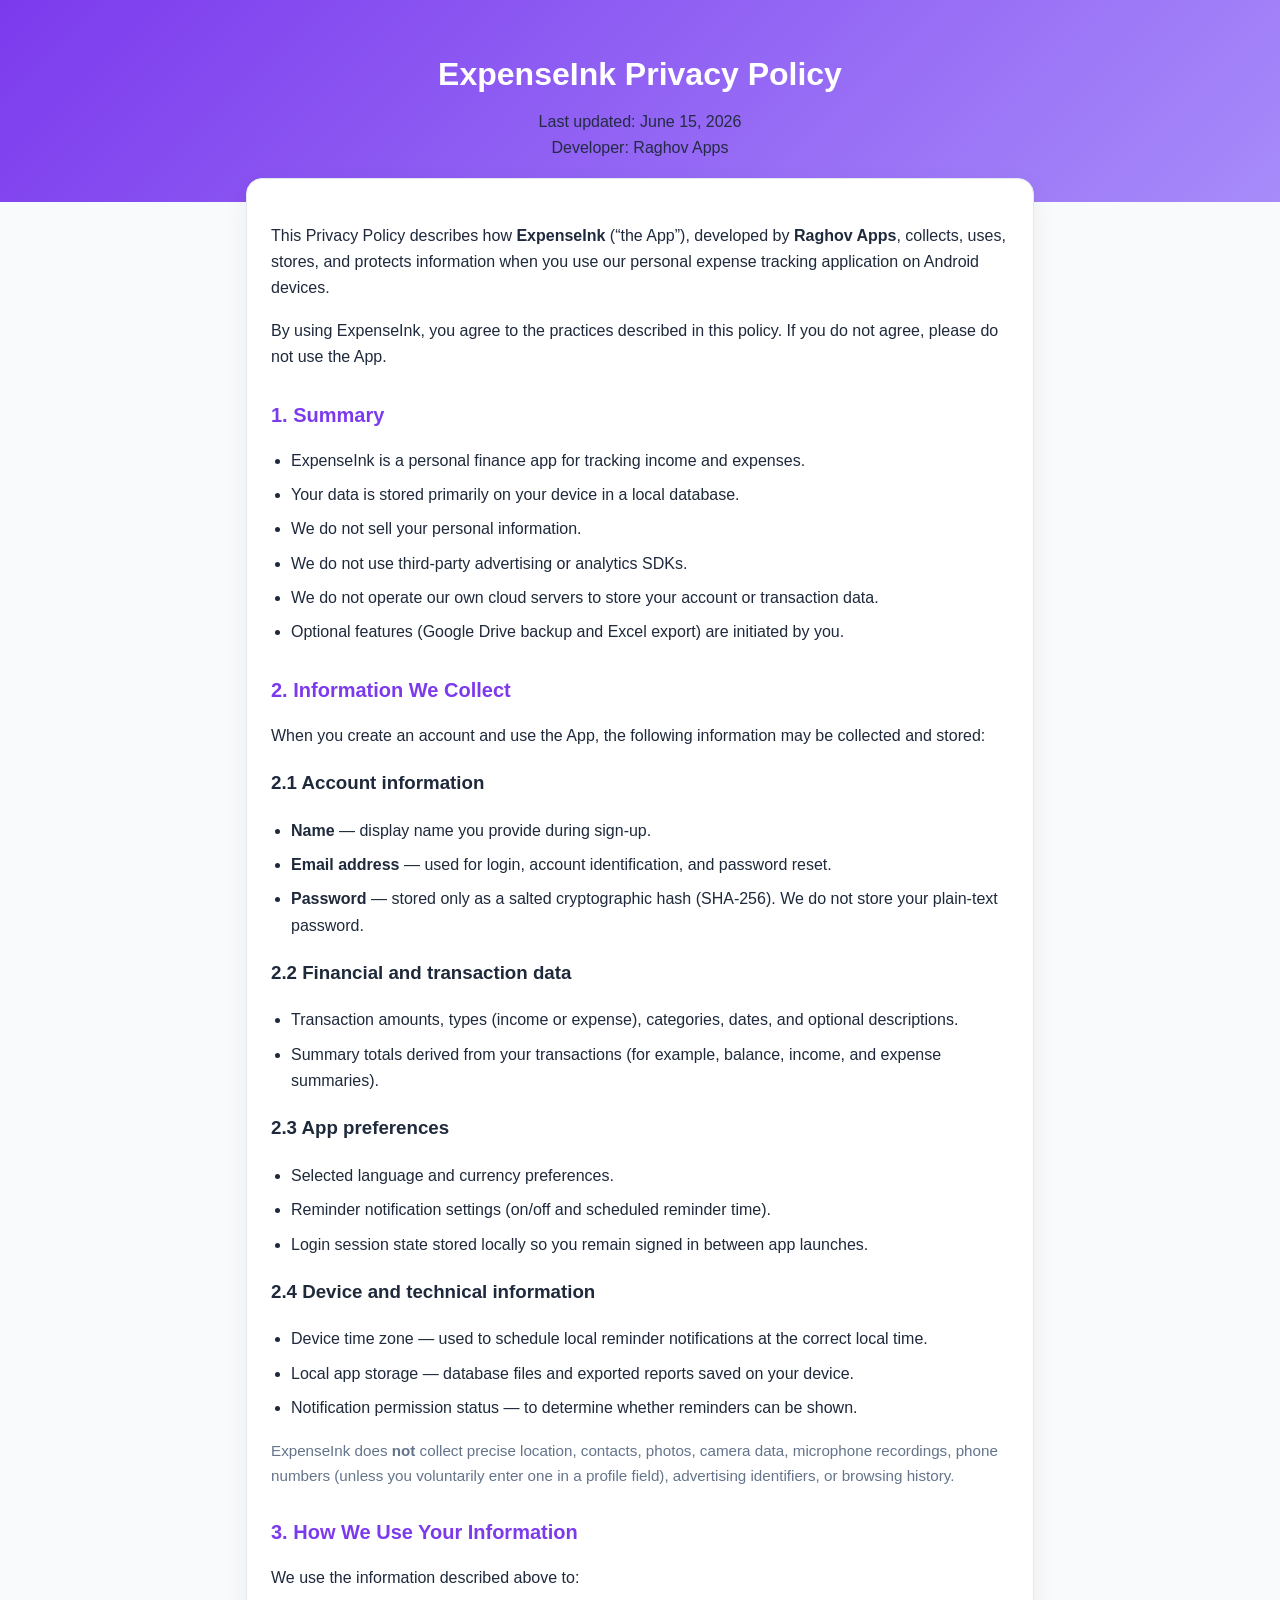
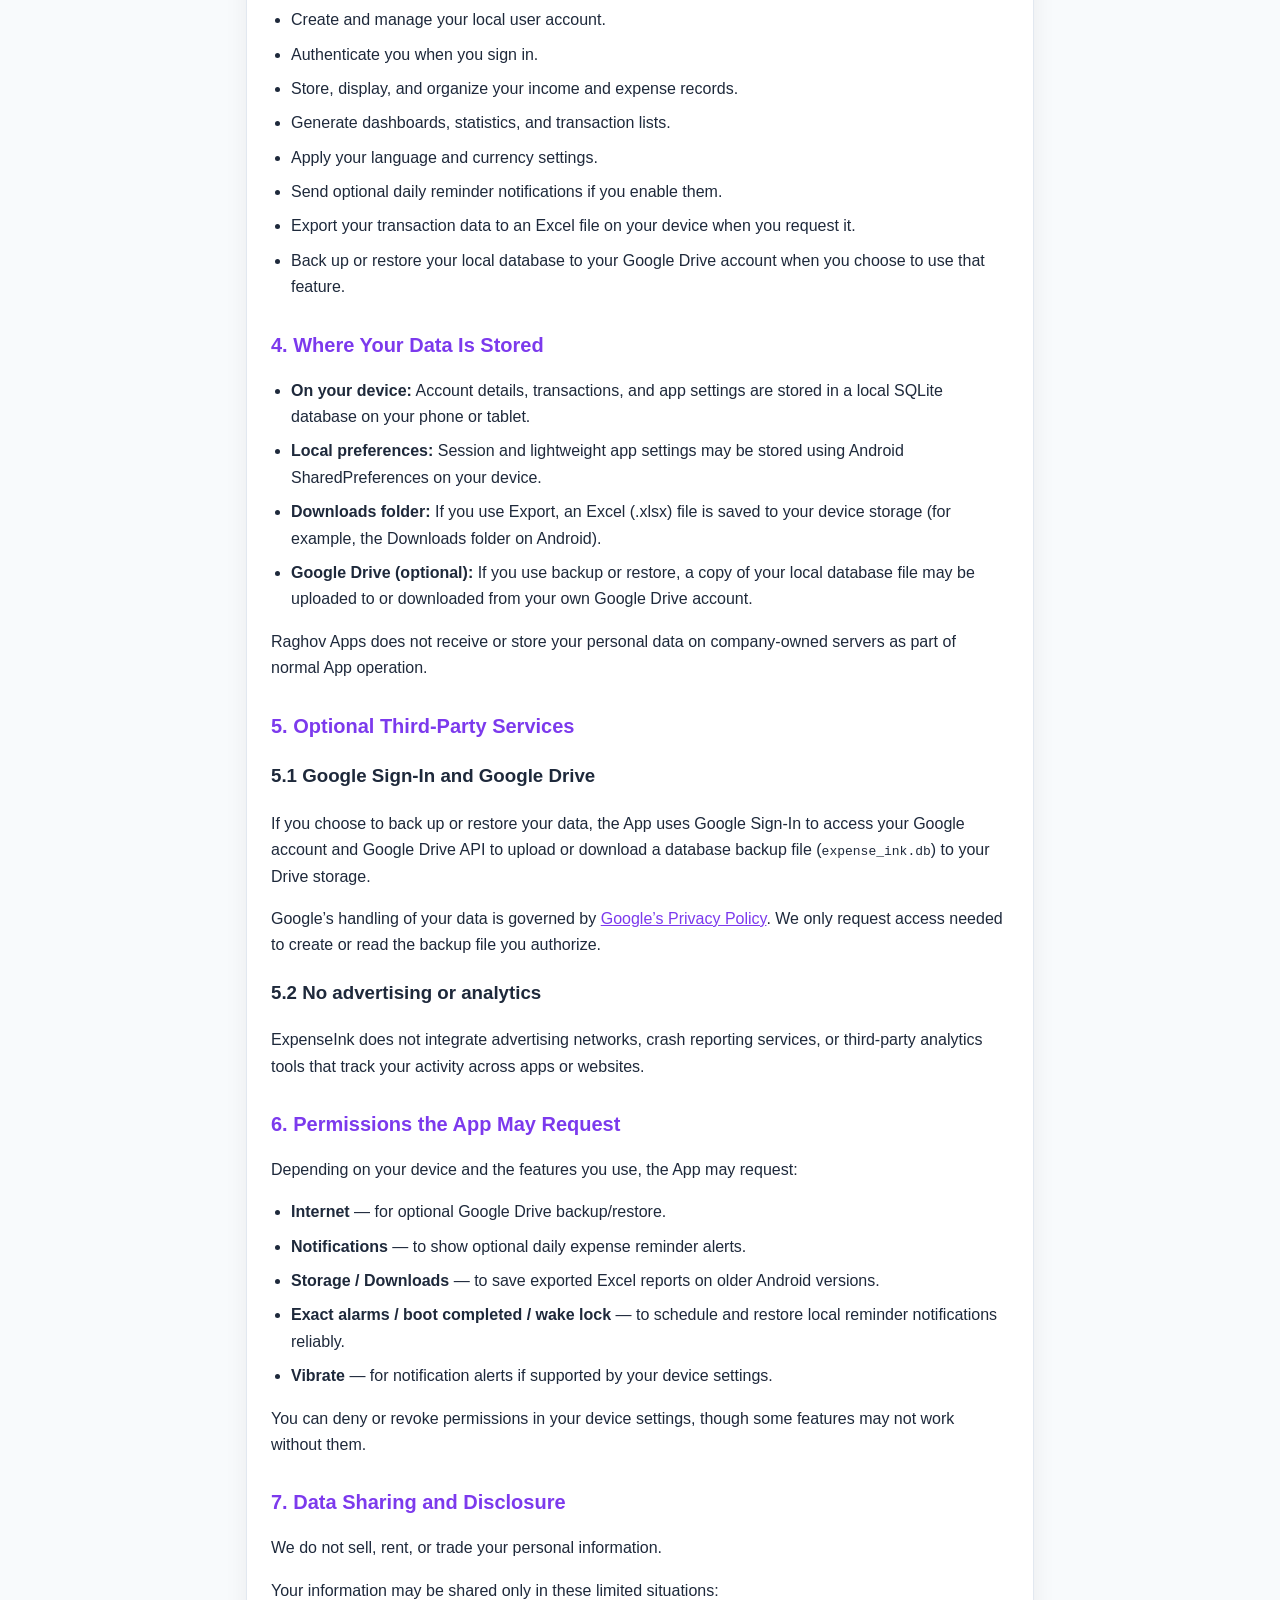
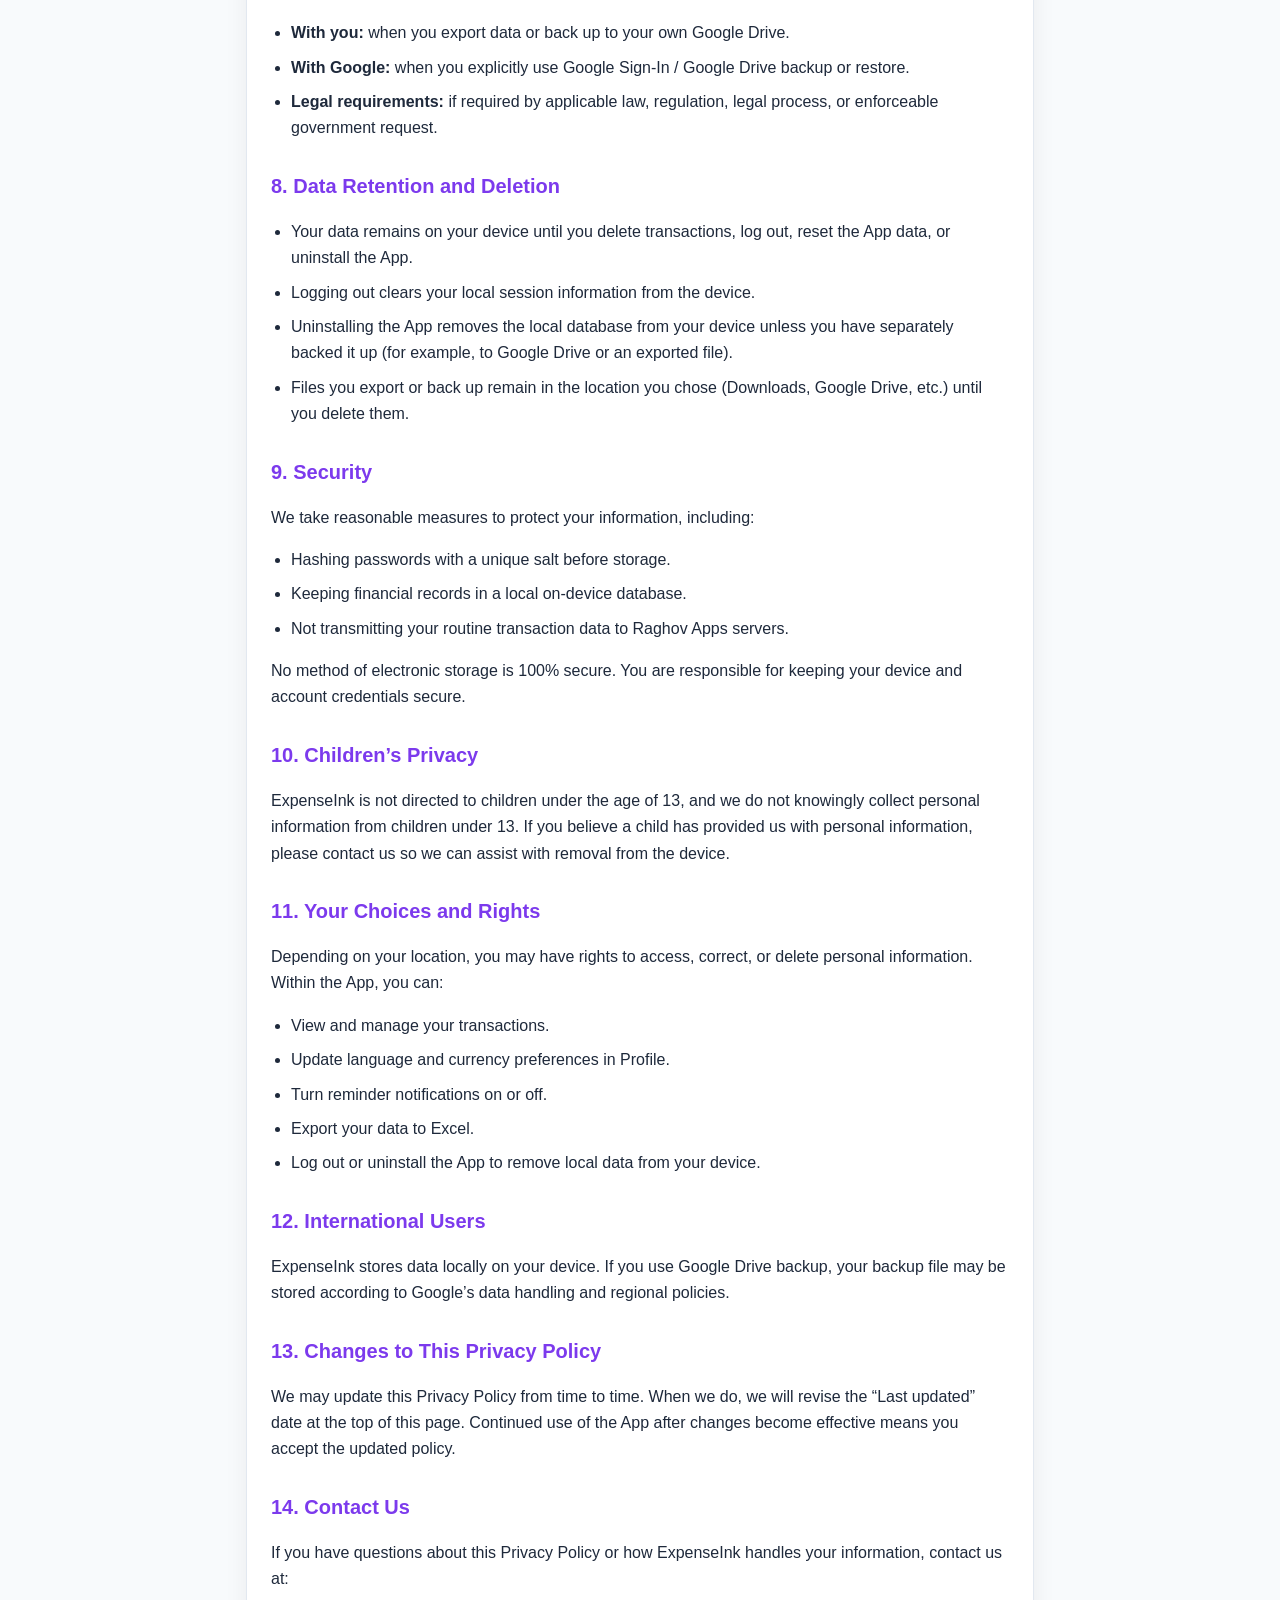
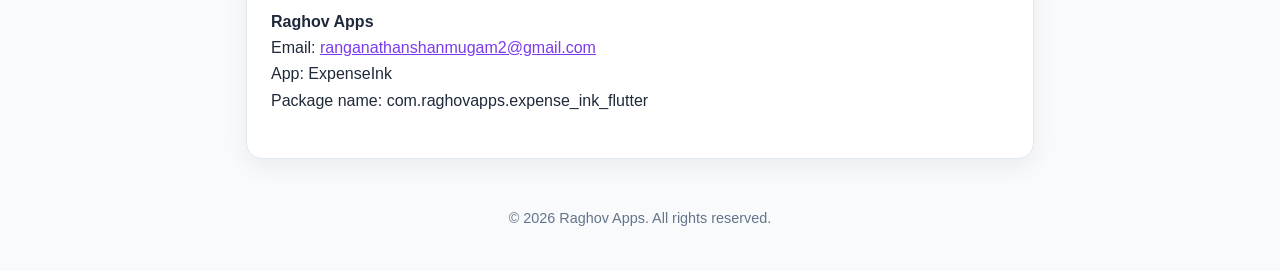
<file: privacy-policy.html>
<!DOCTYPE html>
<html lang="en">
<head>
  <meta charset="UTF-8">
  <meta name="viewport" content="width=device-width, initial-scale=1.0">
  <title>ExpenseInk Privacy Policy</title>
  <style>
    :root {
      color-scheme: light;
      --primary: #7c3aed;
      --text: #1e293b;
      --muted: #64748b;
      --bg: #f8fafc;
      --card: #ffffff;
      --border: #e2e8f0;
    }

    * {
      box-sizing: border-box;
    }

    body {
      margin: 0;
      font-family: "Segoe UI", Roboto, Helvetica, Arial, sans-serif;
      line-height: 1.65;
      color: var(--text);
      background: var(--bg);
    }

    header {
      background: linear-gradient(135deg, #7c3aed, #a78bfa);
      color: #fff;
      padding: 48px 20px 40px;
      text-align: center;
    }

    header h1 {
      margin: 0 0 8px;
      font-size: 2rem;
    }

    header p {
      margin: 0;
      opacity: 0.95;
    }

    main {
      max-width: 820px;
      margin: -24px auto 48px;
      padding: 0 16px;
    }

    .card {
      background: var(--card);
      border: 1px solid var(--border);
      border-radius: 16px;
      padding: 28px 24px;
      box-shadow: 0 8px 24px rgba(15, 23, 42, 0.06);
    }

    h2 {
      color: var(--primary);
      font-size: 1.25rem;
      margin: 28px 0 10px;
    }

    h2:first-child {
      margin-top: 0;
    }

    p, li {
      color: var(--text);
    }

    .muted {
      color: var(--muted);
      font-size: 0.95rem;
    }

    ul {
      padding-left: 1.25rem;
    }

    li {
      margin-bottom: 8px;
    }

    a {
      color: var(--primary);
    }

    footer {
      text-align: center;
      padding: 0 16px 40px;
      color: var(--muted);
      font-size: 0.9rem;
    }
  </style>
</head>
<body>
  <header>
    <h1>ExpenseInk Privacy Policy</h1>
    <p>Last updated: June 15, 2026</p>
    <p>Developer: Raghov Apps</p>
  </header>

  <main>
    <article class="card">
      <p>
        This Privacy Policy describes how <strong>ExpenseInk</strong> (“the App”), developed by
        <strong>Raghov Apps</strong>, collects, uses, stores, and protects information when you
        use our personal expense tracking application on Android devices.
      </p>
      <p>
        By using ExpenseInk, you agree to the practices described in this policy. If you do not
        agree, please do not use the App.
      </p>

      <h2>1. Summary</h2>
      <ul>
        <li>ExpenseInk is a personal finance app for tracking income and expenses.</li>
        <li>Your data is stored primarily on your device in a local database.</li>
        <li>We do not sell your personal information.</li>
        <li>We do not use third-party advertising or analytics SDKs.</li>
        <li>We do not operate our own cloud servers to store your account or transaction data.</li>
        <li>Optional features (Google Drive backup and Excel export) are initiated by you.</li>
      </ul>

      <h2>2. Information We Collect</h2>
      <p>When you create an account and use the App, the following information may be collected and stored:</p>

      <h3>2.1 Account information</h3>
      <ul>
        <li><strong>Name</strong> — display name you provide during sign-up.</li>
        <li><strong>Email address</strong> — used for login, account identification, and password reset.</li>
        <li><strong>Password</strong> — stored only as a salted cryptographic hash (SHA-256). We do not store your plain-text password.</li>
      </ul>

      <h3>2.2 Financial and transaction data</h3>
      <ul>
        <li>Transaction amounts, types (income or expense), categories, dates, and optional descriptions.</li>
        <li>Summary totals derived from your transactions (for example, balance, income, and expense summaries).</li>
      </ul>

      <h3>2.3 App preferences</h3>
      <ul>
        <li>Selected language and currency preferences.</li>
        <li>Reminder notification settings (on/off and scheduled reminder time).</li>
        <li>Login session state stored locally so you remain signed in between app launches.</li>
      </ul>

      <h3>2.4 Device and technical information</h3>
      <ul>
        <li>Device time zone — used to schedule local reminder notifications at the correct local time.</li>
        <li>Local app storage — database files and exported reports saved on your device.</li>
        <li>Notification permission status — to determine whether reminders can be shown.</li>
      </ul>

      <p class="muted">
        ExpenseInk does <strong>not</strong> collect precise location, contacts, photos, camera data,
        microphone recordings, phone numbers (unless you voluntarily enter one in a profile field),
        advertising identifiers, or browsing history.
      </p>

      <h2>3. How We Use Your Information</h2>
      <p>We use the information described above to:</p>
      <ul>
        <li>Create and manage your local user account.</li>
        <li>Authenticate you when you sign in.</li>
        <li>Store, display, and organize your income and expense records.</li>
        <li>Generate dashboards, statistics, and transaction lists.</li>
        <li>Apply your language and currency settings.</li>
        <li>Send optional daily reminder notifications if you enable them.</li>
        <li>Export your transaction data to an Excel file on your device when you request it.</li>
        <li>Back up or restore your local database to your Google Drive account when you choose to use that feature.</li>
      </ul>

      <h2>4. Where Your Data Is Stored</h2>
      <ul>
        <li>
          <strong>On your device:</strong> Account details, transactions, and app settings are stored in a
          local SQLite database on your phone or tablet.
        </li>
        <li>
          <strong>Local preferences:</strong> Session and lightweight app settings may be stored using
          Android SharedPreferences on your device.
        </li>
        <li>
          <strong>Downloads folder:</strong> If you use Export, an Excel (.xlsx) file is saved to your
          device storage (for example, the Downloads folder on Android).
        </li>
        <li>
          <strong>Google Drive (optional):</strong> If you use backup or restore, a copy of your local
          database file may be uploaded to or downloaded from your own Google Drive account.
        </li>
      </ul>
      <p>
        Raghov Apps does not receive or store your personal data on company-owned servers as part of
        normal App operation.
      </p>

      <h2>5. Optional Third-Party Services</h2>

      <h3>5.1 Google Sign-In and Google Drive</h3>
      <p>
        If you choose to back up or restore your data, the App uses Google Sign-In to access your
        Google account and Google Drive API to upload or download a database backup file
        (<code>expense_ink.db</code>) to your Drive storage.
      </p>
      <p>
        Google’s handling of your data is governed by
        <a href="https://policies.google.com/privacy" target="_blank" rel="noopener noreferrer">Google’s Privacy Policy</a>.
        We only request access needed to create or read the backup file you authorize.
      </p>

      <h3>5.2 No advertising or analytics</h3>
      <p>
        ExpenseInk does not integrate advertising networks, crash reporting services, or third-party
        analytics tools that track your activity across apps or websites.
      </p>

      <h2>6. Permissions the App May Request</h2>
      <p>Depending on your device and the features you use, the App may request:</p>
      <ul>
        <li><strong>Internet</strong> — for optional Google Drive backup/restore.</li>
        <li><strong>Notifications</strong> — to show optional daily expense reminder alerts.</li>
        <li><strong>Storage / Downloads</strong> — to save exported Excel reports on older Android versions.</li>
        <li><strong>Exact alarms / boot completed / wake lock</strong> — to schedule and restore local reminder notifications reliably.</li>
        <li><strong>Vibrate</strong> — for notification alerts if supported by your device settings.</li>
      </ul>
      <p>You can deny or revoke permissions in your device settings, though some features may not work without them.</p>

      <h2>7. Data Sharing and Disclosure</h2>
      <p>We do not sell, rent, or trade your personal information.</p>
      <p>Your information may be shared only in these limited situations:</p>
      <ul>
        <li><strong>With you:</strong> when you export data or back up to your own Google Drive.</li>
        <li><strong>With Google:</strong> when you explicitly use Google Sign-In / Google Drive backup or restore.</li>
        <li><strong>Legal requirements:</strong> if required by applicable law, regulation, legal process, or enforceable government request.</li>
      </ul>

      <h2>8. Data Retention and Deletion</h2>
      <ul>
        <li>Your data remains on your device until you delete transactions, log out, reset the App data, or uninstall the App.</li>
        <li>Logging out clears your local session information from the device.</li>
        <li>Uninstalling the App removes the local database from your device unless you have separately backed it up (for example, to Google Drive or an exported file).</li>
        <li>Files you export or back up remain in the location you chose (Downloads, Google Drive, etc.) until you delete them.</li>
      </ul>

      <h2>9. Security</h2>
      <p>We take reasonable measures to protect your information, including:</p>
      <ul>
        <li>Hashing passwords with a unique salt before storage.</li>
        <li>Keeping financial records in a local on-device database.</li>
        <li>Not transmitting your routine transaction data to Raghov Apps servers.</li>
      </ul>
      <p>
        No method of electronic storage is 100% secure. You are responsible for keeping your device
        and account credentials secure.
      </p>

      <h2>10. Children’s Privacy</h2>
      <p>
        ExpenseInk is not directed to children under the age of 13, and we do not knowingly collect
        personal information from children under 13. If you believe a child has provided us with
        personal information, please contact us so we can assist with removal from the device.
      </p>

      <h2>11. Your Choices and Rights</h2>
      <p>Depending on your location, you may have rights to access, correct, or delete personal information. Within the App, you can:</p>
      <ul>
        <li>View and manage your transactions.</li>
        <li>Update language and currency preferences in Profile.</li>
        <li>Turn reminder notifications on or off.</li>
        <li>Export your data to Excel.</li>
        <li>Log out or uninstall the App to remove local data from your device.</li>
      </ul>

      <h2>12. International Users</h2>
      <p>
        ExpenseInk stores data locally on your device. If you use Google Drive backup, your backup
        file may be stored according to Google’s data handling and regional policies.
      </p>

      <h2>13. Changes to This Privacy Policy</h2>
      <p>
        We may update this Privacy Policy from time to time. When we do, we will revise the
        “Last updated” date at the top of this page. Continued use of the App after changes become
        effective means you accept the updated policy.
      </p>

      <h2>14. Contact Us</h2>
      <p>
        If you have questions about this Privacy Policy or how ExpenseInk handles your information,
        contact us at:
      </p>
      <p>
        <strong>Raghov Apps</strong><br>
        Email: <a href="mailto:ranganathanshanmugam2@gmail.com">ranganathanshanmugam2@gmail.com</a><br>
        App: ExpenseInk<br>
        Package name: com.raghovapps.expense_ink_flutter
      </p>
    </article>
  </main>

  <footer>
    &copy; 2026 Raghov Apps. All rights reserved.
  </footer>
</body>
</html>
</file>
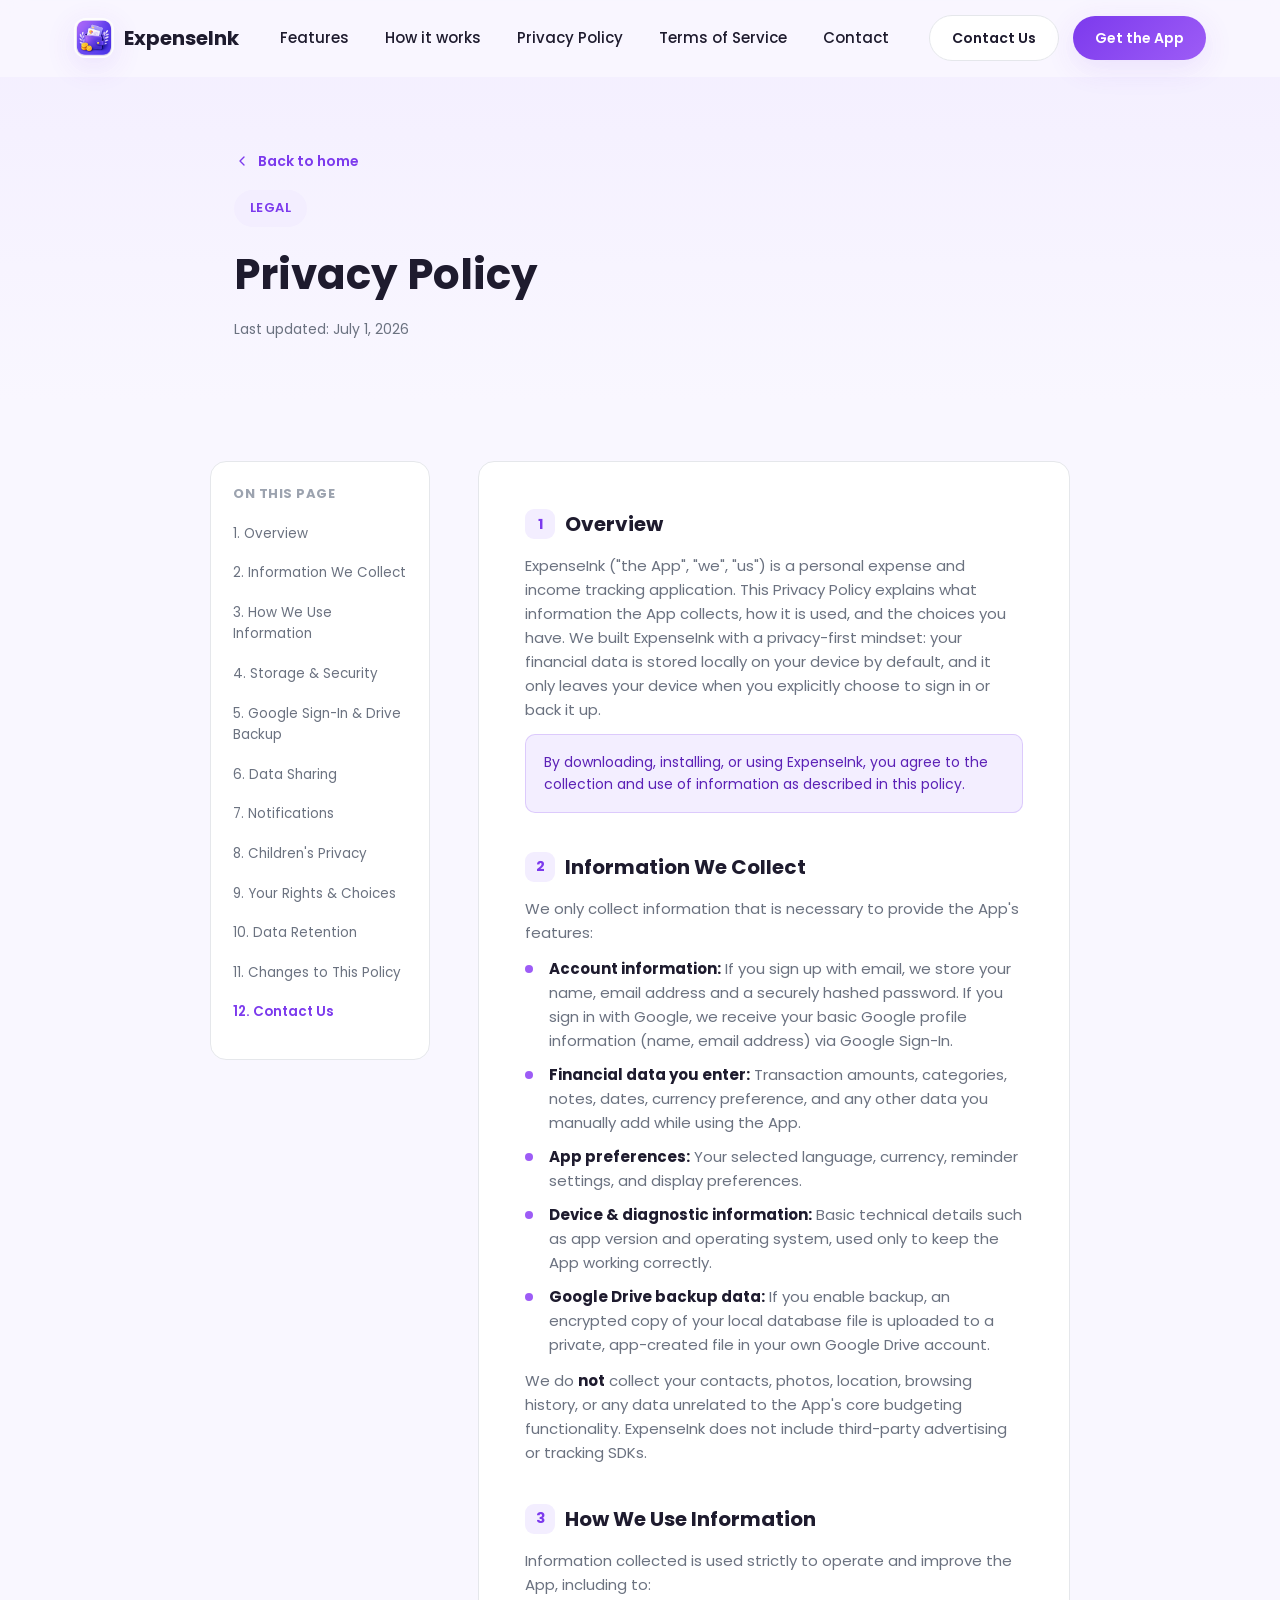
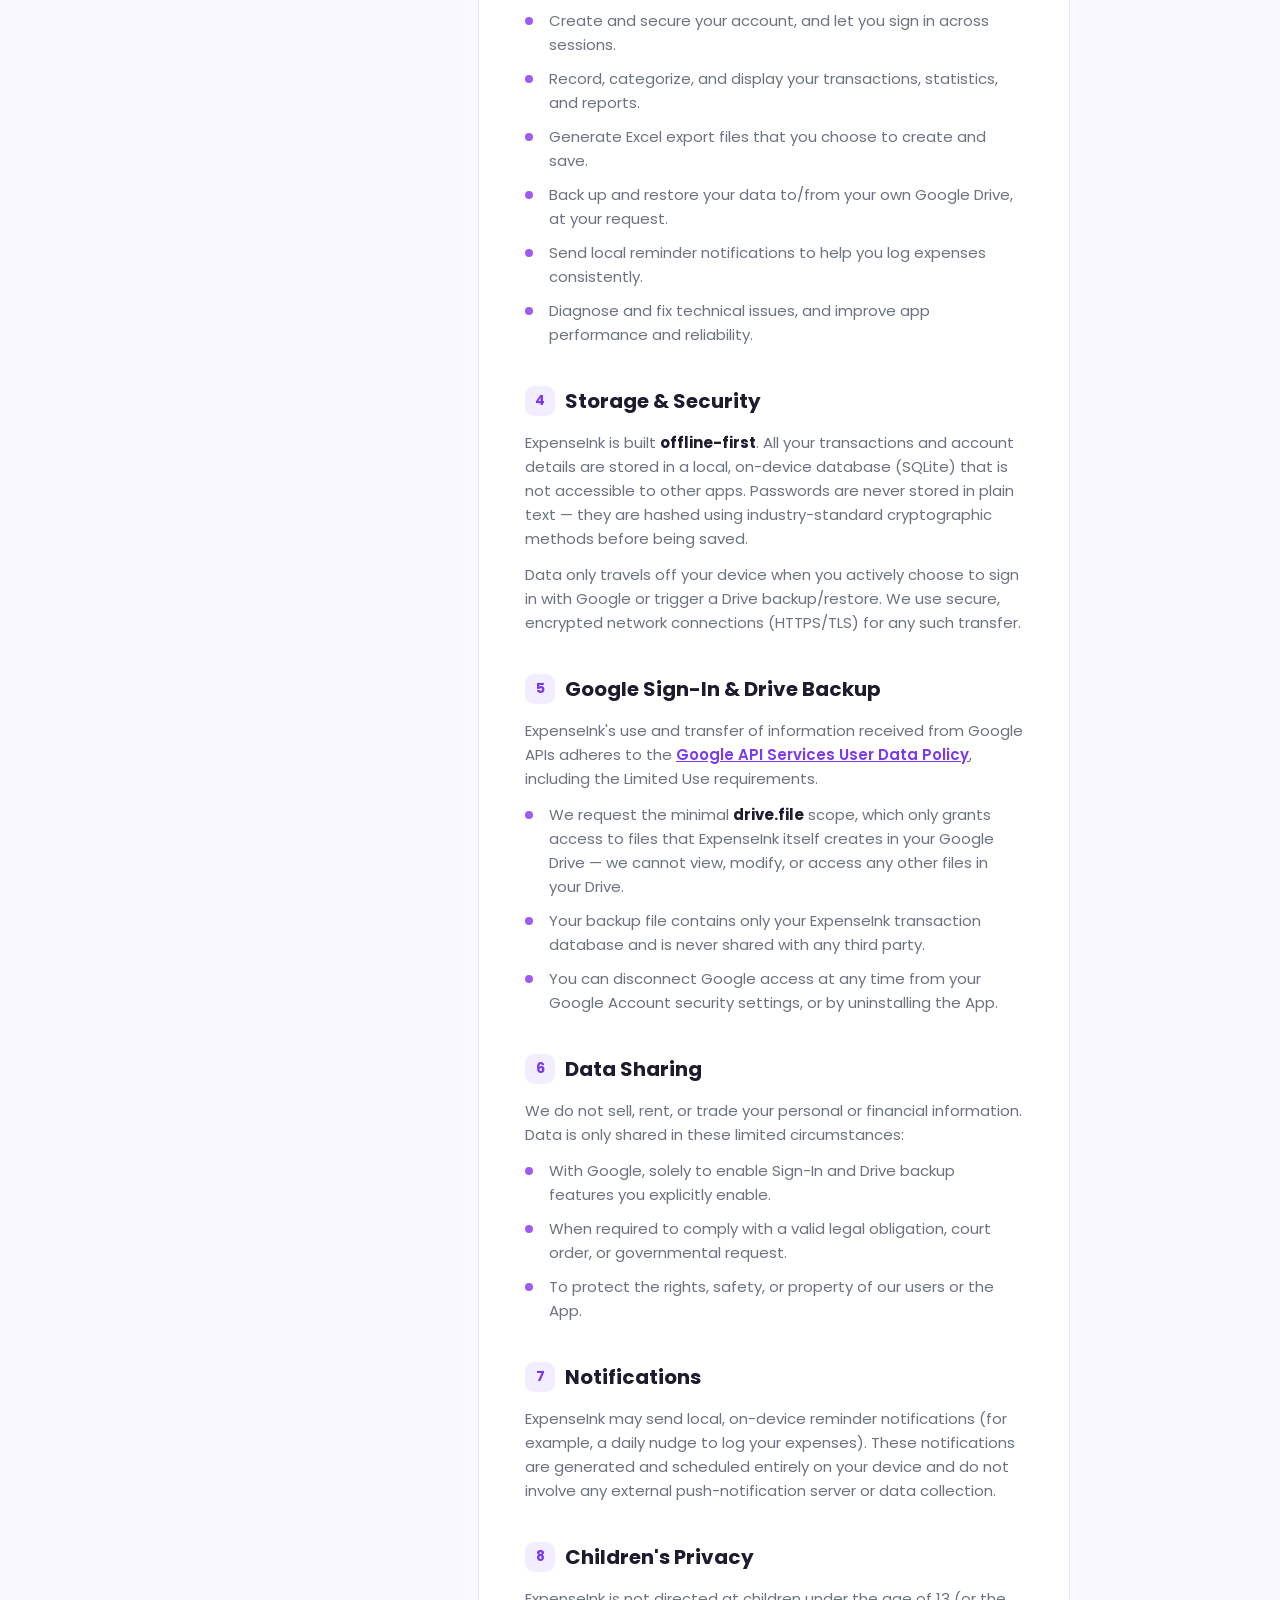
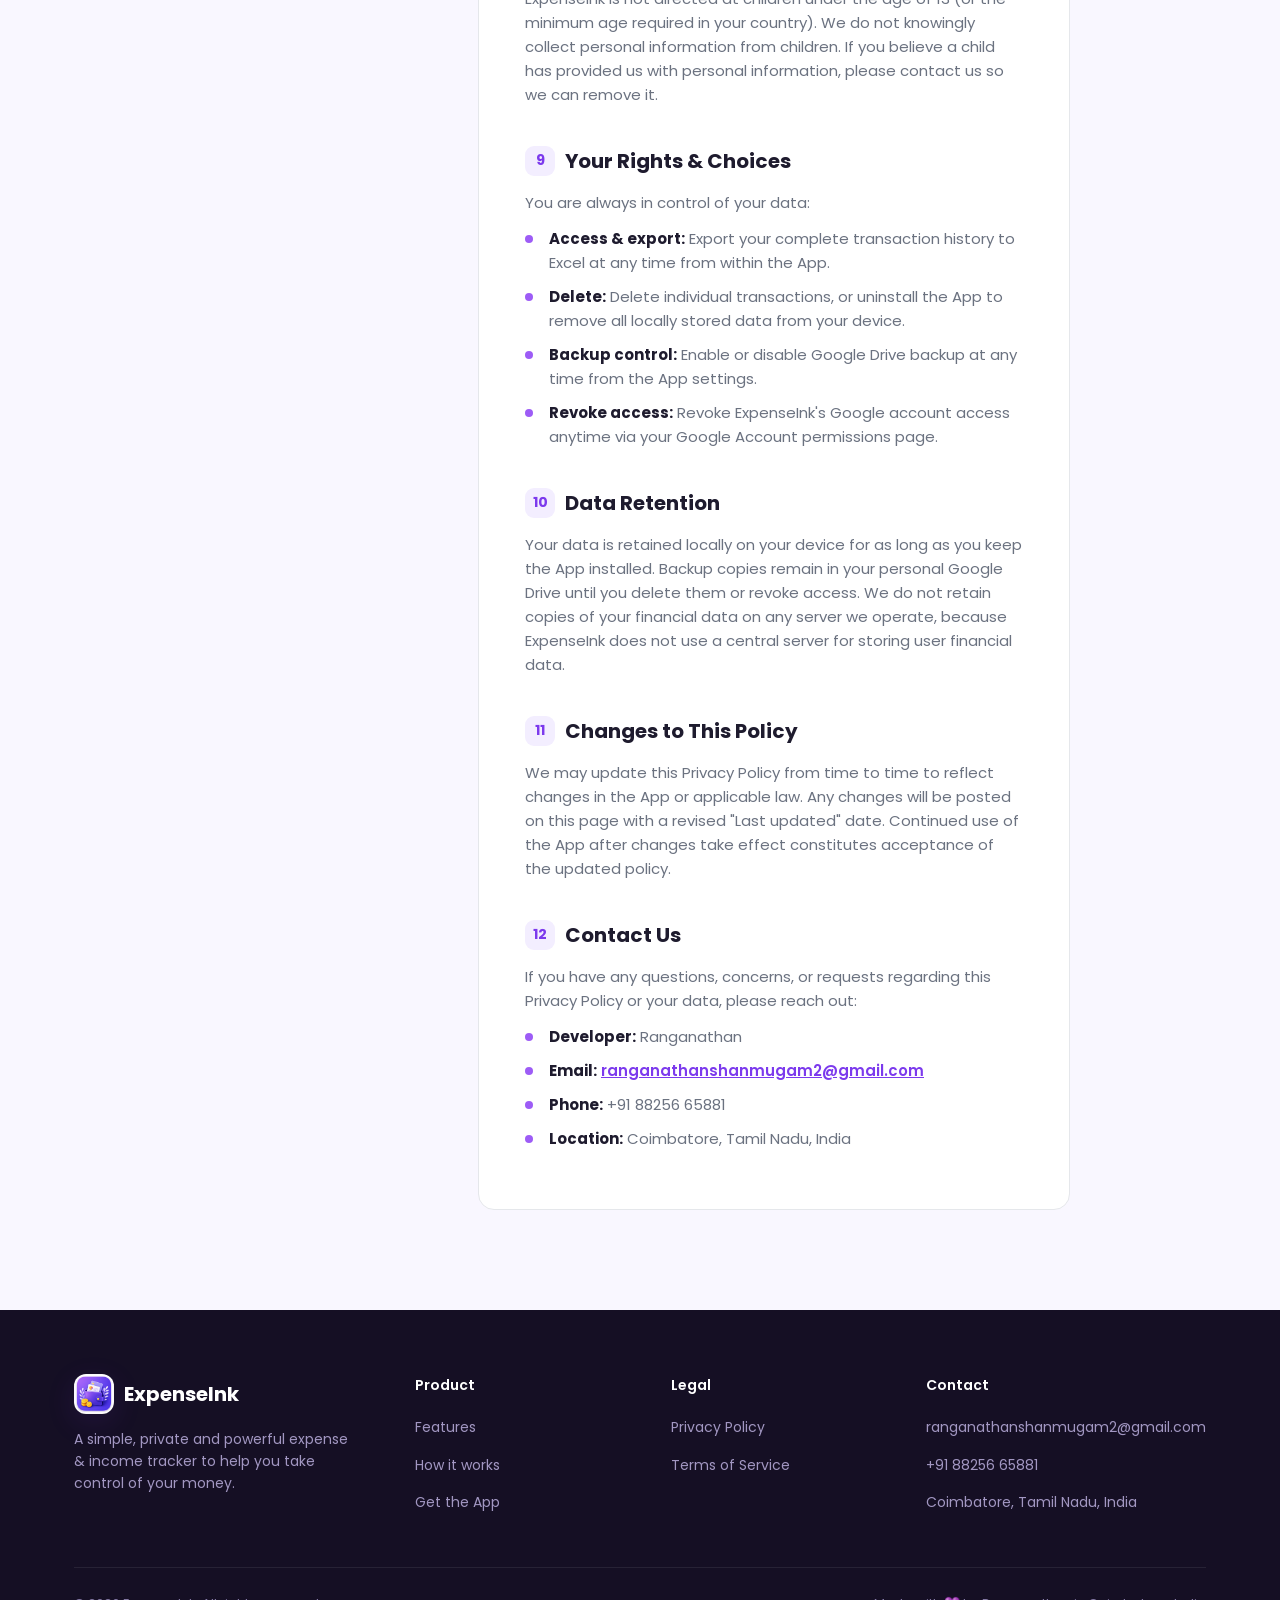
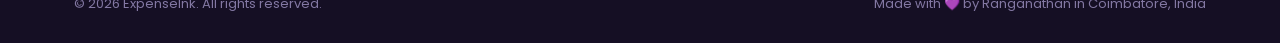
<file: privacy.html>
<!DOCTYPE html>
<html lang="en">
<head>
<meta charset="UTF-8" />
<meta name="viewport" content="width=device-width, initial-scale=1.0" />
<title>Privacy Policy — ExpenseInk</title>
<meta name="description" content="Read the ExpenseInk privacy policy to understand how your data is collected, stored and protected." />
<link rel="icon" type="image/png" href="images/app-icon.png" />
<link rel="preconnect" href="https://fonts.googleapis.com" />
<link href="https://fonts.googleapis.com/css2?family=Poppins:wght@400;500;600;700&display=swap" rel="stylesheet" />
<link rel="stylesheet" href="css/styles.css" />
</head>
<body>

<!-- ============================= NAVBAR ============================= -->
<header class="navbar is-scrolled">
  <div class="container nav-inner">
    <a href="index.html" class="brand">
      <span class="brand-mark">
        <img src="images/app-icon.png" alt="ExpenseInk app icon" />
      </span>
      ExpenseInk
    </a>

    <nav class="nav-links">
      <a href="index.html#features">Features</a>
      <a href="index.html#how-it-works">How it works</a>
      <a href="privacy.html">Privacy Policy</a>
      <a href="terms.html">Terms of Service</a>
      <a href="index.html#developer">Contact</a>
    </nav>

    <div class="nav-actions">
      <a href="index.html#developer" class="btn btn-ghost">Contact Us</a>
      <a href="index.html#download" class="btn btn-primary">Get the App</a>
    </div>

    <button class="nav-toggle" aria-label="Toggle menu">
      <span></span><span></span><span></span>
    </button>
  </div>

  <div class="mobile-menu">
    <a href="index.html#features">Features</a>
    <a href="index.html#how-it-works">How it works</a>
    <a href="privacy.html">Privacy Policy</a>
    <a href="terms.html">Terms of Service</a>
    <a href="index.html#developer">Contact</a>
    <a href="index.html#download" class="btn btn-primary btn-block">Get the App</a>
  </div>
</header>

<main>
  <section class="legal-hero">
    <div class="container">
      <a href="index.html" class="back-home">
        <svg width="16" height="16" viewBox="0 0 24 24" fill="none" stroke="currentColor" stroke-width="2" stroke-linecap="round" stroke-linejoin="round"><path d="m15 18-6-6 6-6"/></svg>
        Back to home
      </a>
      <span class="eyebrow">Legal</span>
      <h1>Privacy Policy</h1>
      <p class="updated">Last updated: July 1, 2026</p>
    </div>
  </section>

  <section class="legal-body">
    <div class="legal-layout">
      <aside class="legal-toc">
        <h4>On this page</h4>
        <ul>
          <li><a href="#overview">1. Overview</a></li>
          <li><a href="#info-we-collect">2. Information We Collect</a></li>
          <li><a href="#how-we-use">3. How We Use Information</a></li>
          <li><a href="#storage-security">4. Storage &amp; Security</a></li>
          <li><a href="#google-services">5. Google Sign-In &amp; Drive Backup</a></li>
          <li><a href="#sharing">6. Data Sharing</a></li>
          <li><a href="#notifications">7. Notifications</a></li>
          <li><a href="#children">8. Children's Privacy</a></li>
          <li><a href="#your-choices">9. Your Rights &amp; Choices</a></li>
          <li><a href="#retention">10. Data Retention</a></li>
          <li><a href="#changes">11. Changes to This Policy</a></li>
          <li><a href="#contact">12. Contact Us</a></li>
        </ul>
      </aside>

      <article class="legal-content">
        <section id="overview">
          <h2><span class="num">1</span>Overview</h2>
          <p>ExpenseInk ("the App", "we", "us") is a personal expense and income tracking application. This Privacy Policy explains what information the App collects, how it is used, and the choices you have. We built ExpenseInk with a privacy-first mindset: your financial data is stored locally on your device by default, and it only leaves your device when you explicitly choose to sign in or back it up.</p>
          <div class="callout">By downloading, installing, or using ExpenseInk, you agree to the collection and use of information as described in this policy.</div>
        </section>

        <section id="info-we-collect">
          <h2><span class="num">2</span>Information We Collect</h2>
          <p>We only collect information that is necessary to provide the App's features:</p>
          <ul>
            <li><strong>Account information:</strong> If you sign up with email, we store your name, email address and a securely hashed password. If you sign in with Google, we receive your basic Google profile information (name, email address) via Google Sign-In.</li>
            <li><strong>Financial data you enter:</strong> Transaction amounts, categories, notes, dates, currency preference, and any other data you manually add while using the App.</li>
            <li><strong>App preferences:</strong> Your selected language, currency, reminder settings, and display preferences.</li>
            <li><strong>Device &amp; diagnostic information:</strong> Basic technical details such as app version and operating system, used only to keep the App working correctly.</li>
            <li><strong>Google Drive backup data:</strong> If you enable backup, an encrypted copy of your local database file is uploaded to a private, app-created file in your own Google Drive account.</li>
          </ul>
          <p>We do <strong>not</strong> collect your contacts, photos, location, browsing history, or any data unrelated to the App's core budgeting functionality. ExpenseInk does not include third-party advertising or tracking SDKs.</p>
        </section>

        <section id="how-we-use">
          <h2><span class="num">3</span>How We Use Information</h2>
          <p>Information collected is used strictly to operate and improve the App, including to:</p>
          <ul>
            <li>Create and secure your account, and let you sign in across sessions.</li>
            <li>Record, categorize, and display your transactions, statistics, and reports.</li>
            <li>Generate Excel export files that you choose to create and save.</li>
            <li>Back up and restore your data to/from your own Google Drive, at your request.</li>
            <li>Send local reminder notifications to help you log expenses consistently.</li>
            <li>Diagnose and fix technical issues, and improve app performance and reliability.</li>
          </ul>
        </section>

        <section id="storage-security">
          <h2><span class="num">4</span>Storage &amp; Security</h2>
          <p>ExpenseInk is built <strong>offline-first</strong>. All your transactions and account details are stored in a local, on-device database (SQLite) that is not accessible to other apps. Passwords are never stored in plain text — they are hashed using industry-standard cryptographic methods before being saved.</p>
          <p>Data only travels off your device when you actively choose to sign in with Google or trigger a Drive backup/restore. We use secure, encrypted network connections (HTTPS/TLS) for any such transfer.</p>
        </section>

        <section id="google-services">
          <h2><span class="num">5</span>Google Sign-In &amp; Drive Backup</h2>
          <p>ExpenseInk's use and transfer of information received from Google APIs adheres to the <a class="inline-link" href="https://developers.google.com/terms/api-services-user-data-policy" target="_blank" rel="noopener">Google API Services User Data Policy</a>, including the Limited Use requirements.</p>
          <ul>
            <li>We request the minimal <strong>drive.file</strong> scope, which only grants access to files that ExpenseInk itself creates in your Google Drive — we cannot view, modify, or access any other files in your Drive.</li>
            <li>Your backup file contains only your ExpenseInk transaction database and is never shared with any third party.</li>
            <li>You can disconnect Google access at any time from your Google Account security settings, or by uninstalling the App.</li>
          </ul>
        </section>

        <section id="sharing">
          <h2><span class="num">6</span>Data Sharing</h2>
          <p>We do not sell, rent, or trade your personal or financial information. Data is only shared in these limited circumstances:</p>
          <ul>
            <li>With Google, solely to enable Sign-In and Drive backup features you explicitly enable.</li>
            <li>When required to comply with a valid legal obligation, court order, or governmental request.</li>
            <li>To protect the rights, safety, or property of our users or the App.</li>
          </ul>
        </section>

        <section id="notifications">
          <h2><span class="num">7</span>Notifications</h2>
          <p>ExpenseInk may send local, on-device reminder notifications (for example, a daily nudge to log your expenses). These notifications are generated and scheduled entirely on your device and do not involve any external push-notification server or data collection.</p>
        </section>

        <section id="children">
          <h2><span class="num">8</span>Children's Privacy</h2>
          <p>ExpenseInk is not directed at children under the age of 13 (or the minimum age required in your country). We do not knowingly collect personal information from children. If you believe a child has provided us with personal information, please contact us so we can remove it.</p>
        </section>

        <section id="your-choices">
          <h2><span class="num">9</span>Your Rights &amp; Choices</h2>
          <p>You are always in control of your data:</p>
          <ul>
            <li><strong>Access &amp; export:</strong> Export your complete transaction history to Excel at any time from within the App.</li>
            <li><strong>Delete:</strong> Delete individual transactions, or uninstall the App to remove all locally stored data from your device.</li>
            <li><strong>Backup control:</strong> Enable or disable Google Drive backup at any time from the App settings.</li>
            <li><strong>Revoke access:</strong> Revoke ExpenseInk's Google account access anytime via your Google Account permissions page.</li>
          </ul>
        </section>

        <section id="retention">
          <h2><span class="num">10</span>Data Retention</h2>
          <p>Your data is retained locally on your device for as long as you keep the App installed. Backup copies remain in your personal Google Drive until you delete them or revoke access. We do not retain copies of your financial data on any server we operate, because ExpenseInk does not use a central server for storing user financial data.</p>
        </section>

        <section id="changes">
          <h2><span class="num">11</span>Changes to This Policy</h2>
          <p>We may update this Privacy Policy from time to time to reflect changes in the App or applicable law. Any changes will be posted on this page with a revised "Last updated" date. Continued use of the App after changes take effect constitutes acceptance of the updated policy.</p>
        </section>

        <section id="contact">
          <h2><span class="num">12</span>Contact Us</h2>
          <p>If you have any questions, concerns, or requests regarding this Privacy Policy or your data, please reach out:</p>
          <ul>
            <li><strong>Developer:</strong> Ranganathan</li>
            <li><strong>Email:</strong> <a class="inline-link" href="mailto:ranganathanshanmugam2@gmail.com">ranganathanshanmugam2@gmail.com</a></li>
            <li><strong>Phone:</strong> +91 88256 65881</li>
            <li><strong>Location:</strong> Coimbatore, Tamil Nadu, India</li>
          </ul>
        </section>
      </article>
    </div>
  </section>
</main>

<!-- ============================= FOOTER ============================= -->
<footer class="footer">
  <div class="container">
    <div class="footer-grid">
      <div class="footer-brand">
        <a href="index.html" class="brand">
          <span class="brand-mark">
            <img src="images/app-icon.png" alt="ExpenseInk app icon" />
          </span>
          ExpenseInk
        </a>
        <p>A simple, private and powerful expense &amp; income tracker to help you take control of your money.</p>
      </div>

      <div class="footer-col">
        <h4>Product</h4>
        <ul>
          <li><a href="index.html#features">Features</a></li>
          <li><a href="index.html#how-it-works">How it works</a></li>
          <li><a href="index.html#download">Get the App</a></li>
        </ul>
      </div>

      <div class="footer-col">
        <h4>Legal</h4>
        <ul>
          <li><a href="privacy.html">Privacy Policy</a></li>
          <li><a href="terms.html">Terms of Service</a></li>
        </ul>
      </div>

      <div class="footer-col">
        <h4>Contact</h4>
        <ul>
          <li><a href="mailto:ranganathanshanmugam2@gmail.com">ranganathanshanmugam2@gmail.com</a></li>
          <li><a href="tel:+918825665881">+91 88256 65881</a></li>
          <li><a href="index.html#developer">Coimbatore, Tamil Nadu, India</a></li>
        </ul>
      </div>
    </div>

    <div class="footer-bottom">
      <span>© <span data-year>2026</span> ExpenseInk. All rights reserved.</span>
      <span>Made with 💜 by Ranganathan in Coimbatore, India</span>
    </div>
  </div>
</footer>

<script src="js/main.js"></script>
</body>
</html>
</file>
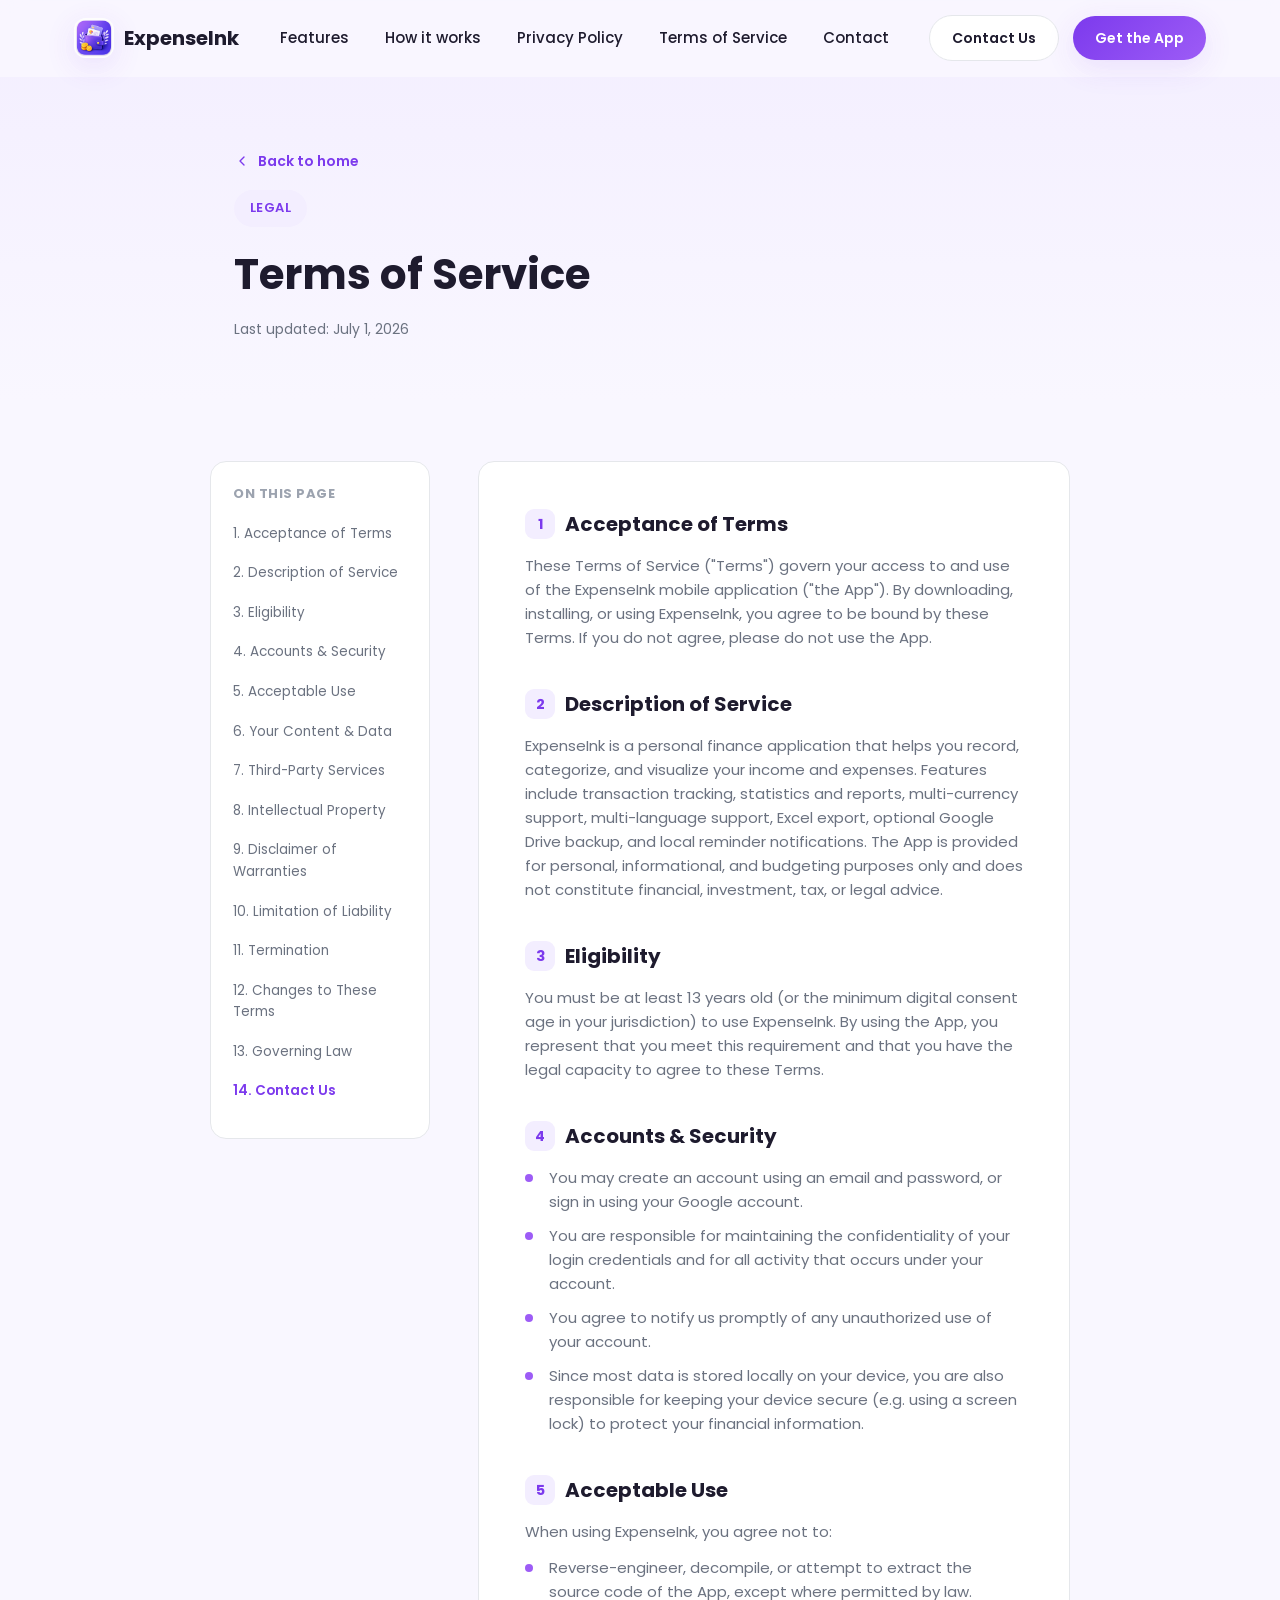
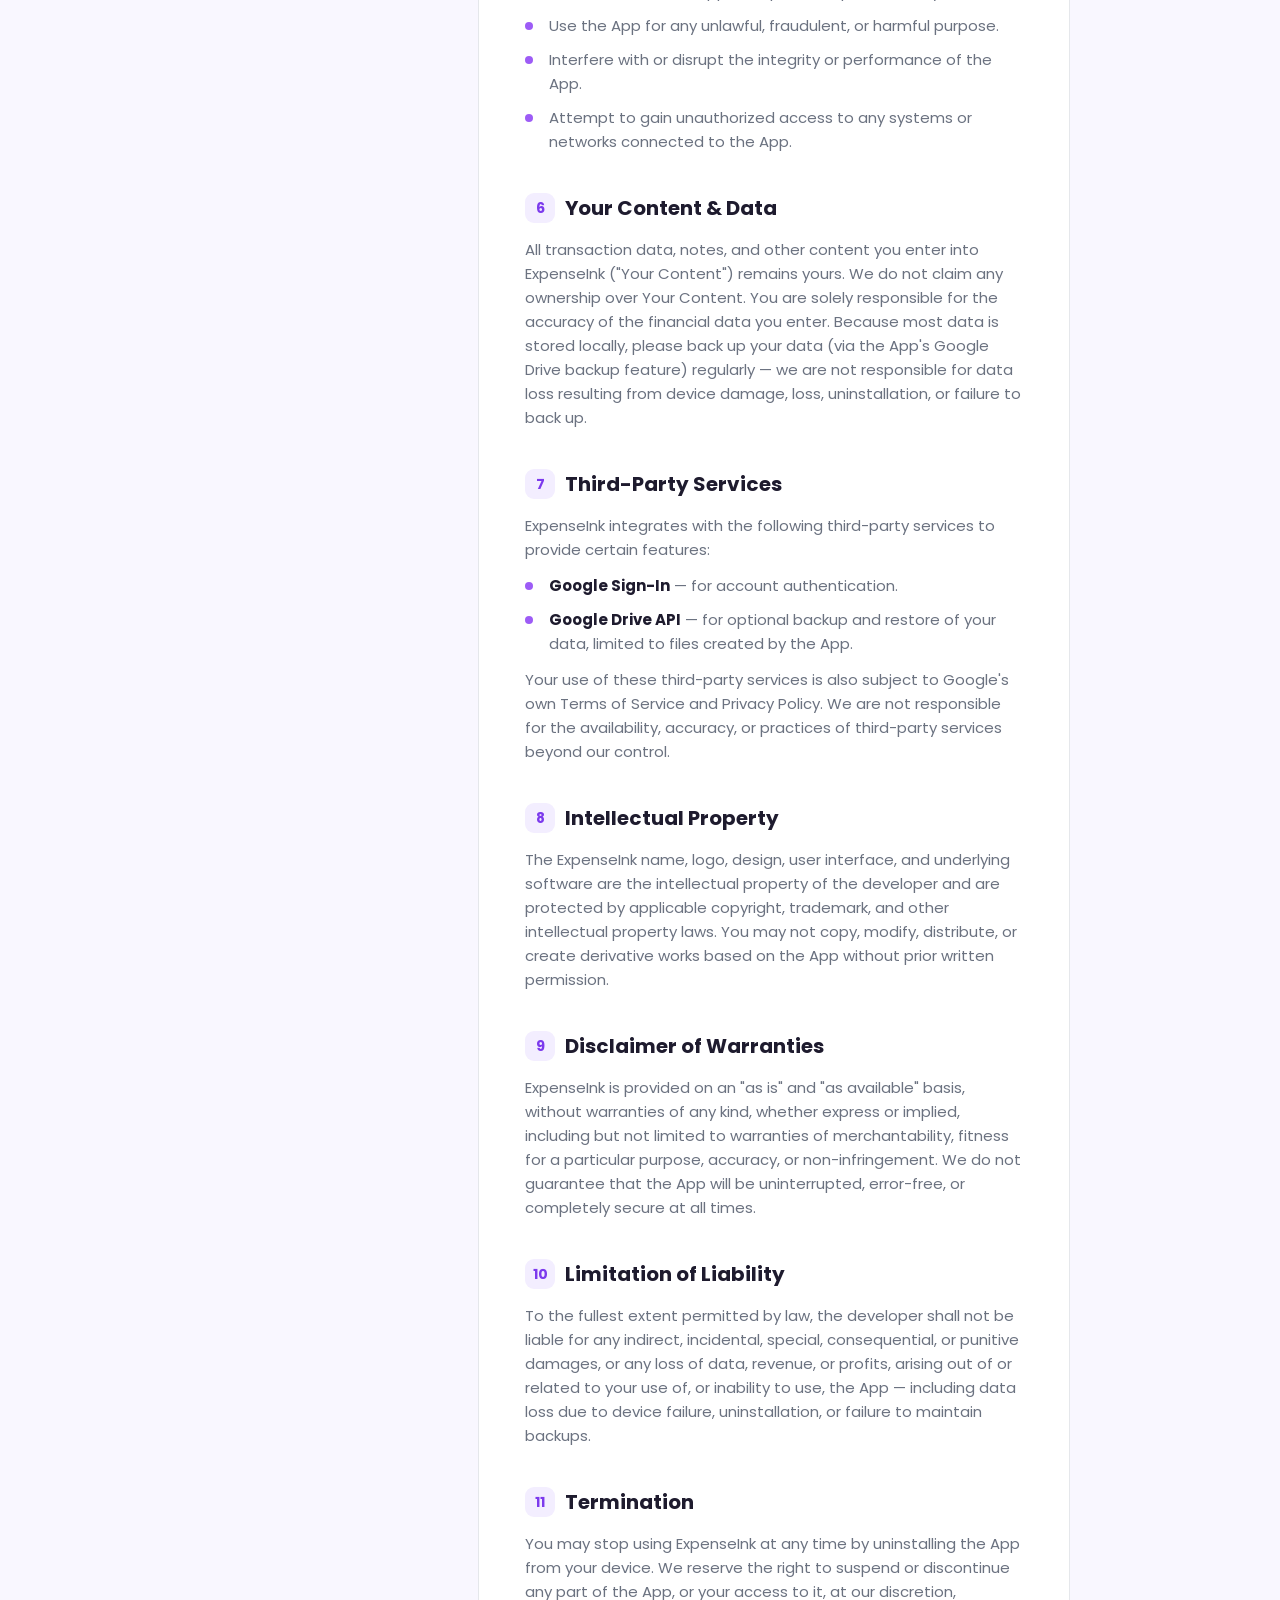
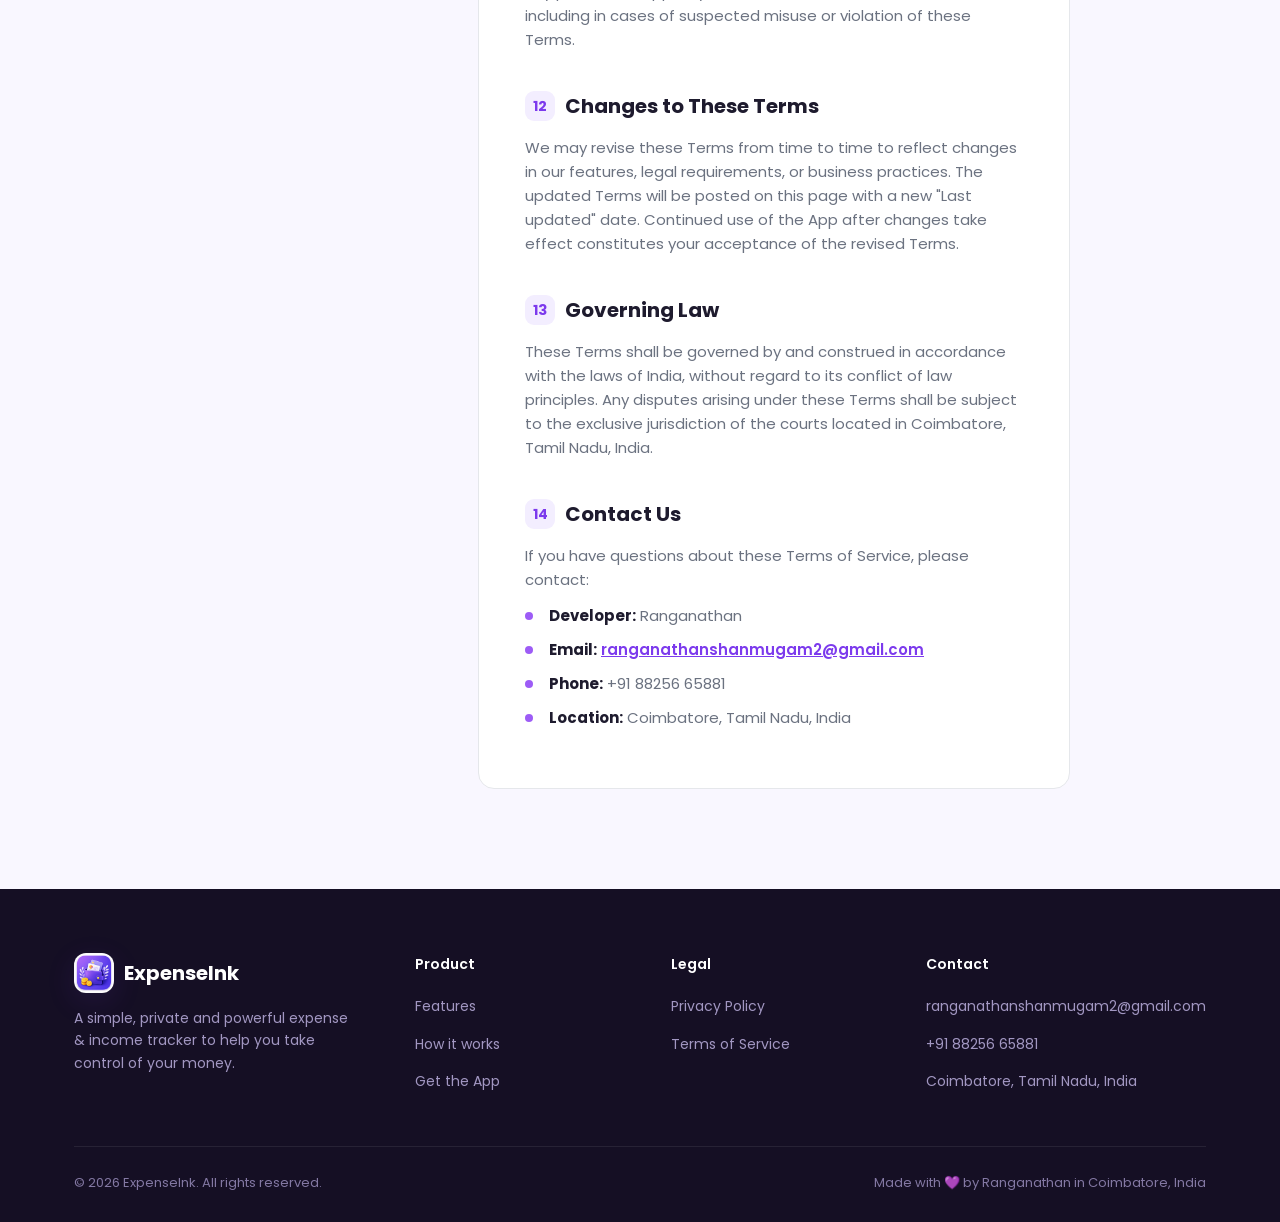
<file: terms.html>
<!DOCTYPE html>
<html lang="en">
<head>
<meta charset="UTF-8" />
<meta name="viewport" content="width=device-width, initial-scale=1.0" />
<title>Terms of Service — ExpenseInk</title>
<meta name="description" content="Read the ExpenseInk terms of service governing your use of the app." />
<link rel="icon" type="image/png" href="images/app-icon.png" />
<link rel="preconnect" href="https://fonts.googleapis.com" />
<link href="https://fonts.googleapis.com/css2?family=Poppins:wght@400;500;600;700&display=swap" rel="stylesheet" />
<link rel="stylesheet" href="css/styles.css" />
</head>
<body>

<!-- ============================= NAVBAR ============================= -->
<header class="navbar is-scrolled">
  <div class="container nav-inner">
    <a href="index.html" class="brand">
      <span class="brand-mark">
        <img src="images/app-icon.png" alt="ExpenseInk app icon" />
      </span>
      ExpenseInk
    </a>

    <nav class="nav-links">
      <a href="index.html#features">Features</a>
      <a href="index.html#how-it-works">How it works</a>
      <a href="privacy.html">Privacy Policy</a>
      <a href="terms.html">Terms of Service</a>
      <a href="index.html#developer">Contact</a>
    </nav>

    <div class="nav-actions">
      <a href="index.html#developer" class="btn btn-ghost">Contact Us</a>
      <a href="index.html#download" class="btn btn-primary">Get the App</a>
    </div>

    <button class="nav-toggle" aria-label="Toggle menu">
      <span></span><span></span><span></span>
    </button>
  </div>

  <div class="mobile-menu">
    <a href="index.html#features">Features</a>
    <a href="index.html#how-it-works">How it works</a>
    <a href="privacy.html">Privacy Policy</a>
    <a href="terms.html">Terms of Service</a>
    <a href="index.html#developer">Contact</a>
    <a href="index.html#download" class="btn btn-primary btn-block">Get the App</a>
  </div>
</header>

<main>
  <section class="legal-hero">
    <div class="container">
      <a href="index.html" class="back-home">
        <svg width="16" height="16" viewBox="0 0 24 24" fill="none" stroke="currentColor" stroke-width="2" stroke-linecap="round" stroke-linejoin="round"><path d="m15 18-6-6 6-6"/></svg>
        Back to home
      </a>
      <span class="eyebrow">Legal</span>
      <h1>Terms of Service</h1>
      <p class="updated">Last updated: July 1, 2026</p>
    </div>
  </section>

  <section class="legal-body">
    <div class="legal-layout">
      <aside class="legal-toc">
        <h4>On this page</h4>
        <ul>
          <li><a href="#acceptance">1. Acceptance of Terms</a></li>
          <li><a href="#service">2. Description of Service</a></li>
          <li><a href="#eligibility">3. Eligibility</a></li>
          <li><a href="#accounts">4. Accounts &amp; Security</a></li>
          <li><a href="#acceptable-use">5. Acceptable Use</a></li>
          <li><a href="#your-content">6. Your Content &amp; Data</a></li>
          <li><a href="#third-party">7. Third-Party Services</a></li>
          <li><a href="#ip">8. Intellectual Property</a></li>
          <li><a href="#warranty">9. Disclaimer of Warranties</a></li>
          <li><a href="#liability">10. Limitation of Liability</a></li>
          <li><a href="#termination">11. Termination</a></li>
          <li><a href="#changes">12. Changes to These Terms</a></li>
          <li><a href="#law">13. Governing Law</a></li>
          <li><a href="#contact">14. Contact Us</a></li>
        </ul>
      </aside>

      <article class="legal-content">
        <section id="acceptance">
          <h2><span class="num">1</span>Acceptance of Terms</h2>
          <p>These Terms of Service ("Terms") govern your access to and use of the ExpenseInk mobile application ("the App"). By downloading, installing, or using ExpenseInk, you agree to be bound by these Terms. If you do not agree, please do not use the App.</p>
        </section>

        <section id="service">
          <h2><span class="num">2</span>Description of Service</h2>
          <p>ExpenseInk is a personal finance application that helps you record, categorize, and visualize your income and expenses. Features include transaction tracking, statistics and reports, multi-currency support, multi-language support, Excel export, optional Google Drive backup, and local reminder notifications. The App is provided for personal, informational, and budgeting purposes only and does not constitute financial, investment, tax, or legal advice.</p>
        </section>

        <section id="eligibility">
          <h2><span class="num">3</span>Eligibility</h2>
          <p>You must be at least 13 years old (or the minimum digital consent age in your jurisdiction) to use ExpenseInk. By using the App, you represent that you meet this requirement and that you have the legal capacity to agree to these Terms.</p>
        </section>

        <section id="accounts">
          <h2><span class="num">4</span>Accounts &amp; Security</h2>
          <ul>
            <li>You may create an account using an email and password, or sign in using your Google account.</li>
            <li>You are responsible for maintaining the confidentiality of your login credentials and for all activity that occurs under your account.</li>
            <li>You agree to notify us promptly of any unauthorized use of your account.</li>
            <li>Since most data is stored locally on your device, you are also responsible for keeping your device secure (e.g. using a screen lock) to protect your financial information.</li>
          </ul>
        </section>

        <section id="acceptable-use">
          <h2><span class="num">5</span>Acceptable Use</h2>
          <p>When using ExpenseInk, you agree not to:</p>
          <ul>
            <li>Reverse-engineer, decompile, or attempt to extract the source code of the App, except where permitted by law.</li>
            <li>Use the App for any unlawful, fraudulent, or harmful purpose.</li>
            <li>Interfere with or disrupt the integrity or performance of the App.</li>
            <li>Attempt to gain unauthorized access to any systems or networks connected to the App.</li>
          </ul>
        </section>

        <section id="your-content">
          <h2><span class="num">6</span>Your Content &amp; Data</h2>
          <p>All transaction data, notes, and other content you enter into ExpenseInk ("Your Content") remains yours. We do not claim any ownership over Your Content. You are solely responsible for the accuracy of the financial data you enter. Because most data is stored locally, please back up your data (via the App's Google Drive backup feature) regularly — we are not responsible for data loss resulting from device damage, loss, uninstallation, or failure to back up.</p>
        </section>

        <section id="third-party">
          <h2><span class="num">7</span>Third-Party Services</h2>
          <p>ExpenseInk integrates with the following third-party services to provide certain features:</p>
          <ul>
            <li><strong>Google Sign-In</strong> — for account authentication.</li>
            <li><strong>Google Drive API</strong> — for optional backup and restore of your data, limited to files created by the App.</li>
          </ul>
          <p>Your use of these third-party services is also subject to Google's own Terms of Service and Privacy Policy. We are not responsible for the availability, accuracy, or practices of third-party services beyond our control.</p>
        </section>

        <section id="ip">
          <h2><span class="num">8</span>Intellectual Property</h2>
          <p>The ExpenseInk name, logo, design, user interface, and underlying software are the intellectual property of the developer and are protected by applicable copyright, trademark, and other intellectual property laws. You may not copy, modify, distribute, or create derivative works based on the App without prior written permission.</p>
        </section>

        <section id="warranty">
          <h2><span class="num">9</span>Disclaimer of Warranties</h2>
          <p>ExpenseInk is provided on an "as is" and "as available" basis, without warranties of any kind, whether express or implied, including but not limited to warranties of merchantability, fitness for a particular purpose, accuracy, or non-infringement. We do not guarantee that the App will be uninterrupted, error-free, or completely secure at all times.</p>
        </section>

        <section id="liability">
          <h2><span class="num">10</span>Limitation of Liability</h2>
          <p>To the fullest extent permitted by law, the developer shall not be liable for any indirect, incidental, special, consequential, or punitive damages, or any loss of data, revenue, or profits, arising out of or related to your use of, or inability to use, the App — including data loss due to device failure, uninstallation, or failure to maintain backups.</p>
        </section>

        <section id="termination">
          <h2><span class="num">11</span>Termination</h2>
          <p>You may stop using ExpenseInk at any time by uninstalling the App from your device. We reserve the right to suspend or discontinue any part of the App, or your access to it, at our discretion, including in cases of suspected misuse or violation of these Terms.</p>
        </section>

        <section id="changes">
          <h2><span class="num">12</span>Changes to These Terms</h2>
          <p>We may revise these Terms from time to time to reflect changes in our features, legal requirements, or business practices. The updated Terms will be posted on this page with a new "Last updated" date. Continued use of the App after changes take effect constitutes your acceptance of the revised Terms.</p>
        </section>

        <section id="law">
          <h2><span class="num">13</span>Governing Law</h2>
          <p>These Terms shall be governed by and construed in accordance with the laws of India, without regard to its conflict of law principles. Any disputes arising under these Terms shall be subject to the exclusive jurisdiction of the courts located in Coimbatore, Tamil Nadu, India.</p>
        </section>

        <section id="contact">
          <h2><span class="num">14</span>Contact Us</h2>
          <p>If you have questions about these Terms of Service, please contact:</p>
          <ul>
            <li><strong>Developer:</strong> Ranganathan</li>
            <li><strong>Email:</strong> <a class="inline-link" href="mailto:ranganathanshanmugam2@gmail.com">ranganathanshanmugam2@gmail.com</a></li>
            <li><strong>Phone:</strong> +91 88256 65881</li>
            <li><strong>Location:</strong> Coimbatore, Tamil Nadu, India</li>
          </ul>
        </section>
      </article>
    </div>
  </section>
</main>

<!-- ============================= FOOTER ============================= -->
<footer class="footer">
  <div class="container">
    <div class="footer-grid">
      <div class="footer-brand">
        <a href="index.html" class="brand">
          <span class="brand-mark">
            <img src="images/app-icon.png" alt="ExpenseInk app icon" />
          </span>
          ExpenseInk
        </a>
        <p>A simple, private and powerful expense &amp; income tracker to help you take control of your money.</p>
      </div>

      <div class="footer-col">
        <h4>Product</h4>
        <ul>
          <li><a href="index.html#features">Features</a></li>
          <li><a href="index.html#how-it-works">How it works</a></li>
          <li><a href="index.html#download">Get the App</a></li>
        </ul>
      </div>

      <div class="footer-col">
        <h4>Legal</h4>
        <ul>
          <li><a href="privacy.html">Privacy Policy</a></li>
          <li><a href="terms.html">Terms of Service</a></li>
        </ul>
      </div>

      <div class="footer-col">
        <h4>Contact</h4>
        <ul>
          <li><a href="mailto:ranganathanshanmugam2@gmail.com">ranganathanshanmugam2@gmail.com</a></li>
          <li><a href="tel:+918825665881">+91 88256 65881</a></li>
          <li><a href="index.html#developer">Coimbatore, Tamil Nadu, India</a></li>
        </ul>
      </div>
    </div>

    <div class="footer-bottom">
      <span>© <span data-year>2026</span> ExpenseInk. All rights reserved.</span>
      <span>Made with 💜 by Ranganathan in Coimbatore, India</span>
    </div>
  </div>
</footer>

<script src="js/main.js"></script>
</body>
</html>
</file>
<file: css/styles.css>
/* =============================================================================
   ExpenseInk marketing website — shared styles
   ============================================================================= */

:root {
  --primary: #7c3aed;
  --primary-light: #9d5cf6;
  --primary-dark: #5b21b6;
  --primary-bg: #f3eeff;
  --income: #22c55e;
  --expense: #ef4444;
  --shopping: #f97316;
  --food: #ea580c;
  --transport: #3b82f6;
  --bills: #eab308;
  --text-dark: #1e1b2e;
  --text-grey: #6b7280;
  --text-light: #9ca3af;
  --white: #ffffff;
  --bg-light: #f9f7ff;
  --card-bg: #ffffff;
  --border: #e5e7eb;
  --radius-sm: 10px;
  --radius-md: 16px;
  --radius-lg: 24px;
  --shadow-sm: 0 2px 8px rgba(30, 27, 46, 0.06);
  --shadow-md: 0 8px 30px rgba(124, 58, 237, 0.12);
  --shadow-lg: 0 20px 60px rgba(124, 58, 237, 0.18);
  --max-width: 1180px;
}

* {
  box-sizing: border-box;
  margin: 0;
  padding: 0;
}

html {
  scroll-behavior: smooth;
}

body {
  font-family: "Poppins", "Segoe UI", system-ui, -apple-system, sans-serif;
  color: var(--text-dark);
  background: var(--bg-light);
  line-height: 1.6;
  overflow-x: hidden;
}

img,
svg {
  display: block;
  max-width: 100%;
}

a {
  color: inherit;
  text-decoration: none;
}

ul {
  list-style: none;
}

.container {
  max-width: var(--max-width);
  margin: 0 auto;
  padding: 0 24px;
}

.eyebrow {
  display: inline-flex;
  align-items: center;
  gap: 8px;
  background: var(--primary-bg);
  color: var(--primary);
  font-weight: 600;
  font-size: 13px;
  letter-spacing: 0.03em;
  text-transform: uppercase;
  padding: 8px 16px;
  border-radius: 999px;
}

.section {
  padding: 96px 0;
}

.section-head {
  text-align: center;
  max-width: 640px;
  margin: 0 auto 56px;
}

.section-head h2 {
  font-size: clamp(28px, 4vw, 40px);
  font-weight: 700;
  margin: 16px 0;
  letter-spacing: -0.02em;
}

.section-head p {
  color: var(--text-grey);
  font-size: 17px;
}

.section-alt {
  background: linear-gradient(180deg, #ffffff 0%, var(--primary-bg) 100%);
}

/* ---------- Buttons ---------- */
.btn {
  display: inline-flex;
  align-items: center;
  justify-content: center;
  gap: 8px;
  padding: 15px 30px;
  border-radius: 999px;
  font-weight: 600;
  font-size: 15px;
  border: none;
  cursor: pointer;
  transition: transform 0.2s ease, box-shadow 0.2s ease, background 0.2s ease;
  white-space: nowrap;
}

.btn-primary {
  background: linear-gradient(135deg, var(--primary) 0%, var(--primary-light) 100%);
  color: var(--white);
  box-shadow: var(--shadow-md);
}

.btn-primary:hover {
  transform: translateY(-2px);
  box-shadow: var(--shadow-lg);
}

.btn-ghost {
  background: var(--white);
  color: var(--text-dark);
  border: 1.5px solid var(--border);
}

.btn-ghost:hover {
  border-color: var(--primary);
  color: var(--primary);
  transform: translateY(-2px);
}

.btn-block {
  width: 100%;
}

/* ---------- Navbar ---------- */
.navbar {
  position: fixed;
  top: 0;
  left: 0;
  right: 0;
  z-index: 1000;
  background: rgba(249, 247, 255, 0.85);
  backdrop-filter: blur(12px);
  border-bottom: 1px solid transparent;
  transition: border-color 0.25s ease, box-shadow 0.25s ease;
}

.navbar.is-scrolled {
  border-color: var(--border);
  box-shadow: 0 4px 20px rgba(30, 27, 46, 0.05);
}

.nav-inner {
  display: flex;
  align-items: center;
  justify-content: space-between;
  height: 76px;
}

.brand {
  display: flex;
  align-items: center;
  gap: 10px;
  font-weight: 700;
  font-size: 20px;
  color: var(--text-dark);
}

.brand-mark {
  width: 40px;
  height: 40px;
  border-radius: 12px;
  overflow: hidden;
  flex-shrink: 0;
  display: flex;
  align-items: center;
  justify-content: center;
  box-shadow: var(--shadow-md);
}

.brand-mark img {
  width: 100%;
  height: 100%;
  object-fit: cover;
}

.nav-links {
  display: flex;
  align-items: center;
  gap: 36px;
}

.nav-links a {
  font-size: 15px;
  font-weight: 500;
  color: var(--text-dark);
  position: relative;
  padding: 6px 0;
}

.nav-links a:hover {
  color: var(--primary);
}

.nav-actions {
  display: flex;
  align-items: center;
  gap: 14px;
}

.nav-actions .btn {
  padding: 11px 22px;
  font-size: 14px;
}

.nav-toggle {
  display: none;
  flex-direction: column;
  gap: 5px;
  background: none;
  border: none;
  cursor: pointer;
  padding: 8px;
}

.nav-toggle span {
  width: 24px;
  height: 2px;
  background: var(--text-dark);
  border-radius: 2px;
  transition: transform 0.25s ease, opacity 0.25s ease;
}

.mobile-menu {
  display: none;
  flex-direction: column;
  gap: 4px;
  background: var(--white);
  border-top: 1px solid var(--border);
  padding: 12px 24px 24px;
}

.mobile-menu a {
  padding: 12px 4px;
  font-weight: 500;
  border-bottom: 1px solid var(--border);
}

.mobile-menu .btn {
  margin-top: 14px;
}

body.menu-open .mobile-menu {
  display: flex;
}

body.menu-open .nav-toggle span:nth-child(1) {
  transform: translateY(7px) rotate(45deg);
}

body.menu-open .nav-toggle span:nth-child(2) {
  opacity: 0;
}

body.menu-open .nav-toggle span:nth-child(3) {
  transform: translateY(-7px) rotate(-45deg);
}

/* ---------- Hero ---------- */
.hero {
  padding: 168px 0 90px;
  position: relative;
  overflow: hidden;
}

.hero::before {
  content: "";
  position: absolute;
  top: -220px;
  right: -180px;
  width: 560px;
  height: 560px;
  background: radial-gradient(circle, rgba(124, 58, 237, 0.18) 0%, rgba(124, 58, 237, 0) 70%);
  border-radius: 50%;
  z-index: 0;
}

.hero::after {
  content: "";
  position: absolute;
  bottom: -260px;
  left: -200px;
  width: 500px;
  height: 500px;
  background: radial-gradient(circle, rgba(34, 197, 94, 0.12) 0%, rgba(34, 197, 94, 0) 70%);
  border-radius: 50%;
  z-index: 0;
}

.hero-inner {
  position: relative;
  z-index: 1;
  display: grid;
  grid-template-columns: 1.05fr 0.95fr;
  gap: 48px;
  align-items: center;
}

.hero-copy h1 {
  font-size: clamp(34px, 5vw, 54px);
  font-weight: 700;
  line-height: 1.15;
  letter-spacing: -0.03em;
  margin: 20px 0 20px;
}

.hero-copy h1 span {
  background: linear-gradient(135deg, var(--primary) 0%, var(--primary-light) 100%);
  -webkit-background-clip: text;
  background-clip: text;
  color: transparent;
}

.hero-copy p {
  font-size: 18px;
  color: var(--text-grey);
  max-width: 500px;
  margin-bottom: 34px;
}

.hero-actions {
  display: flex;
  gap: 16px;
  flex-wrap: wrap;
  margin-bottom: 40px;
}

.hero-stats {
  display: flex;
  gap: 36px;
  flex-wrap: wrap;
}

.hero-stats div strong {
  display: block;
  font-size: 26px;
  font-weight: 700;
  color: var(--text-dark);
}

.hero-stats div span {
  font-size: 13px;
  color: var(--text-light);
}

/* ---------- Phone mockup ---------- */
.hero-visual {
  display: flex;
  justify-content: center;
  position: relative;
}

.phone {
  width: 290px;
  background: #14101f;
  border-radius: 46px;
  padding: 14px;
  box-shadow: 0 40px 80px -20px rgba(30, 27, 46, 0.45), 0 0 0 8px rgba(255, 255, 255, 0.4);
  transform: rotate(2deg);
  animation: float 5s ease-in-out infinite;
}

@keyframes float {
  0%, 100% { transform: rotate(2deg) translateY(0px); }
  50% { transform: rotate(2deg) translateY(-14px); }
}

.phone-screen {
  background: var(--bg-light);
  border-radius: 34px;
  overflow: hidden;
  position: relative;
  min-height: 560px;
}

.phone-notch {
  position: absolute;
  top: 0;
  left: 50%;
  transform: translateX(-50%);
  width: 110px;
  height: 22px;
  background: #14101f;
  border-radius: 0 0 16px 16px;
  z-index: 5;
}

.phone-topbar {
  padding: 34px 20px 18px;
  color: var(--text-dark);
}

.phone-topbar .greet {
  font-size: 11px;
  color: var(--text-light);
}

.phone-topbar .name {
  font-size: 16px;
  font-weight: 600;
}

.balance-card {
  margin: 6px 18px 16px;
  padding: 20px;
  border-radius: 20px;
  background: linear-gradient(135deg, var(--primary) 0%, var(--primary-light) 100%);
  color: var(--white);
  box-shadow: 0 12px 24px rgba(124, 58, 237, 0.35);
}

.balance-card .label {
  font-size: 11px;
  opacity: 0.85;
}

.balance-card .amount {
  font-size: 26px;
  font-weight: 700;
  margin: 6px 0 16px;
}

.balance-row {
  display: flex;
  justify-content: space-between;
}

.balance-pill {
  display: flex;
  align-items: center;
  gap: 6px;
  font-size: 12px;
  font-weight: 600;
}

.balance-pill.income { color: #bbf7d0; }
.balance-pill.expense { color: #fecaca; }

.phone-section-title {
  display: flex;
  justify-content: space-between;
  padding: 4px 20px 8px;
  font-size: 12px;
  font-weight: 600;
  color: var(--text-light);
}

.phone-section-title span:last-child {
  color: var(--primary);
}

.tx-list {
  padding: 0 14px;
  display: flex;
  flex-direction: column;
  gap: 8px;
}

.tx-item {
  display: flex;
  align-items: center;
  gap: 12px;
  background: var(--white);
  border-radius: 14px;
  padding: 10px 12px;
  box-shadow: var(--shadow-sm);
}

.tx-icon {
  width: 38px;
  height: 38px;
  border-radius: 12px;
  display: flex;
  align-items: center;
  justify-content: center;
  font-size: 17px;
  flex-shrink: 0;
}

.tx-info {
  flex: 1;
  min-width: 0;
}

.tx-info .tx-title {
  font-size: 13px;
  font-weight: 600;
  color: var(--text-dark);
}

.tx-info .tx-sub {
  font-size: 11px;
  color: var(--text-light);
}

.tx-amount {
  font-size: 13px;
  font-weight: 700;
}

.tx-amount.income { color: var(--income); }
.tx-amount.expense { color: var(--expense); }

.badge-float {
  position: absolute;
  background: var(--white);
  border-radius: 16px;
  box-shadow: var(--shadow-lg);
  padding: 12px 16px;
  display: flex;
  align-items: center;
  gap: 10px;
  font-weight: 600;
  font-size: 13px;
  z-index: 6;
}

.badge-float.top-right {
  top: 60px;
  right: -18px;
}

.badge-float.bottom-left {
  bottom: 80px;
  left: -30px;
}

.badge-icon {
  width: 32px;
  height: 32px;
  border-radius: 10px;
  display: flex;
  align-items: center;
  justify-content: center;
}

/* ---------- Logos / trust strip ---------- */
.trust-strip {
  padding: 36px 0;
  border-top: 1px solid var(--border);
  border-bottom: 1px solid var(--border);
  background: var(--white);
}

.trust-strip .container {
  display: flex;
  flex-wrap: wrap;
  gap: 24px;
  justify-content: space-between;
  align-items: center;
  color: var(--text-light);
  font-size: 14px;
  font-weight: 500;
}

.trust-strip .container span {
  display: flex;
  align-items: center;
  gap: 8px;
}

/* ---------- Feature grid ---------- */
.feature-grid {
  display: grid;
  grid-template-columns: repeat(3, 1fr);
  gap: 24px;
}

.feature-card {
  background: var(--card-bg);
  border: 1px solid var(--border);
  border-radius: var(--radius-md);
  padding: 30px;
  transition: transform 0.25s ease, box-shadow 0.25s ease, border-color 0.25s ease;
}

.feature-card:hover {
  transform: translateY(-6px);
  box-shadow: var(--shadow-md);
  border-color: rgba(124, 58, 237, 0.25);
}

.feature-icon {
  width: 52px;
  height: 52px;
  border-radius: 14px;
  display: flex;
  align-items: center;
  justify-content: center;
  margin-bottom: 20px;
}

.feature-icon svg {
  width: 26px;
  height: 26px;
}

.feature-card h3 {
  font-size: 18px;
  font-weight: 600;
  margin-bottom: 10px;
}

.feature-card p {
  font-size: 14px;
  color: var(--text-grey);
}

.icon-purple { background: #ede9fe; color: var(--primary); }
.icon-green { background: #dcfce7; color: #16a34a; }
.icon-blue { background: #dbeafe; color: #2563eb; }
.icon-orange { background: #ffedd5; color: #ea580c; }
.icon-yellow { background: #fef9c3; color: #ca8a04; }
.icon-red { background: #fee2e2; color: #dc2626; }

/* ---------- How it works ---------- */
.steps {
  display: grid;
  grid-template-columns: repeat(3, 1fr);
  gap: 32px;
  counter-reset: step;
}

.step {
  position: relative;
  padding: 34px 26px 26px;
  background: var(--white);
  border-radius: var(--radius-md);
  border: 1px solid var(--border);
  text-align: center;
}

.step-number {
  width: 44px;
  height: 44px;
  margin: 0 auto 18px;
  border-radius: 50%;
  background: linear-gradient(135deg, var(--primary) 0%, var(--primary-light) 100%);
  color: var(--white);
  display: flex;
  align-items: center;
  justify-content: center;
  font-weight: 700;
  font-size: 17px;
  box-shadow: var(--shadow-md);
}

.step h3 {
  font-size: 17px;
  font-weight: 600;
  margin-bottom: 10px;
}

.step p {
  font-size: 14px;
  color: var(--text-grey);
}

/* ---------- Language / stats band ---------- */
.stats-band {
  background: linear-gradient(135deg, var(--primary-dark) 0%, var(--primary) 55%, var(--primary-light) 100%);
  color: var(--white);
  border-radius: var(--radius-lg);
  padding: 56px 40px;
  display: grid;
  grid-template-columns: repeat(4, 1fr);
  gap: 24px;
  text-align: center;
}

.stats-band strong {
  display: block;
  font-size: 34px;
  font-weight: 700;
}

.stats-band span {
  font-size: 13px;
  opacity: 0.85;
}

/* ---------- CTA banner ---------- */
.cta-banner {
  background: linear-gradient(135deg, var(--primary) 0%, var(--primary-light) 100%);
  border-radius: var(--radius-lg);
  padding: 64px 48px;
  color: var(--white);
  text-align: center;
  position: relative;
  overflow: hidden;
}

.cta-banner::before {
  content: "";
  position: absolute;
  inset: 0;
  background: radial-gradient(circle at 20% 20%, rgba(255,255,255,0.15), transparent 40%),
              radial-gradient(circle at 80% 80%, rgba(255,255,255,0.12), transparent 45%);
}

.cta-banner h2 {
  font-size: clamp(26px, 4vw, 36px);
  font-weight: 700;
  margin-bottom: 14px;
  position: relative;
}

.cta-banner p {
  opacity: 0.9;
  max-width: 520px;
  margin: 0 auto 30px;
  position: relative;
}

.cta-actions {
  display: flex;
  gap: 16px;
  justify-content: center;
  flex-wrap: wrap;
  position: relative;
}

.cta-banner .btn-ghost {
  background: rgba(255, 255, 255, 0.12);
  border-color: rgba(255, 255, 255, 0.4);
  color: var(--white);
}

.cta-banner .btn-primary {
  background: var(--white);
  color: var(--primary);
  box-shadow: none;
}

/* ---------- Developer / Contact ---------- */
.dev-card {
  display: grid;
  grid-template-columns: auto 1fr;
  gap: 36px;
  background: var(--white);
  border: 1px solid var(--border);
  border-radius: var(--radius-lg);
  padding: 44px;
  box-shadow: var(--shadow-sm);
  align-items: center;
}

.dev-avatar {
  width: 108px;
  height: 108px;
  border-radius: 28px;
  background: linear-gradient(135deg, var(--primary) 0%, var(--primary-light) 100%);
  color: var(--white);
  font-size: 44px;
  font-weight: 700;
  display: flex;
  align-items: center;
  justify-content: center;
  box-shadow: var(--shadow-md);
  flex-shrink: 0;
}

.dev-name {
  font-size: 24px;
  font-weight: 700;
}

.dev-role {
  color: var(--primary);
  font-weight: 600;
  font-size: 14px;
  margin-bottom: 18px;
}

.dev-contacts {
  display: grid;
  grid-template-columns: repeat(2, 1fr);
  gap: 14px;
}

.dev-contact-item {
  display: flex;
  align-items: center;
  gap: 12px;
  font-size: 14px;
  color: var(--text-dark);
  padding: 12px 14px;
  background: var(--bg-light);
  border-radius: 12px;
  transition: background 0.2s ease, transform 0.2s ease;
}

.dev-contact-item:hover {
  background: var(--primary-bg);
  transform: translateY(-2px);
}

.dev-contact-item .ic {
  width: 34px;
  height: 34px;
  border-radius: 10px;
  background: var(--primary-bg);
  color: var(--primary);
  display: flex;
  align-items: center;
  justify-content: center;
  flex-shrink: 0;
}

.dev-contact-item span strong {
  display: block;
  font-size: 12px;
  color: var(--text-light);
  font-weight: 500;
}

/* ---------- Footer ---------- */
.footer {
  background: #150f24;
  color: #cbc4dd;
  padding: 64px 0 28px;
}

.footer-grid {
  display: grid;
  grid-template-columns: 1.4fr 1fr 1fr 1fr;
  gap: 40px;
  padding-bottom: 40px;
  border-bottom: 1px solid rgba(255, 255, 255, 0.08);
}

.footer-brand .brand {
  color: var(--white);
  margin-bottom: 14px;
}

.footer-brand p {
  font-size: 14px;
  color: #a297c2;
  max-width: 280px;
}

.footer-col h4 {
  color: var(--white);
  font-size: 14px;
  margin-bottom: 18px;
  font-weight: 600;
}

.footer-col ul li {
  margin-bottom: 12px;
}

.footer-col ul li a {
  font-size: 14px;
  color: #a297c2;
  transition: color 0.2s ease;
}

.footer-col ul li a:hover {
  color: var(--white);
}

.footer-bottom {
  display: flex;
  justify-content: space-between;
  align-items: center;
  flex-wrap: wrap;
  gap: 12px;
  padding-top: 26px;
  font-size: 13px;
  color: #8378a3;
}

/* ---------- Legal pages ---------- */
.legal-hero {
  padding: 150px 0 60px;
  background: linear-gradient(180deg, var(--primary-bg) 0%, var(--bg-light) 100%);
}

.legal-hero .container {
  max-width: 860px;
}

.legal-hero h1 {
  font-size: clamp(30px, 4vw, 42px);
  font-weight: 700;
  margin: 14px 0 10px;
}

.legal-hero p.updated {
  color: var(--text-grey);
  font-size: 14px;
}

.legal-body {
  padding: 60px 0 100px;
}

.legal-layout {
  max-width: 860px;
  margin: 0 auto;
  display: grid;
  grid-template-columns: 220px 1fr;
  gap: 48px;
  align-items: start;
}

.legal-toc {
  position: sticky;
  top: 100px;
  background: var(--white);
  border: 1px solid var(--border);
  border-radius: var(--radius-md);
  padding: 22px;
}

.legal-toc h4 {
  font-size: 13px;
  text-transform: uppercase;
  letter-spacing: 0.04em;
  color: var(--text-light);
  margin-bottom: 14px;
}

.legal-toc ul li {
  margin-bottom: 10px;
}

.legal-toc ul li a {
  font-size: 13.5px;
  color: var(--text-grey);
  display: block;
  padding: 4px 0;
}

.legal-toc ul li a:hover,
.legal-toc ul li a.active {
  color: var(--primary);
  font-weight: 600;
}

.legal-content {
  background: var(--white);
  border: 1px solid var(--border);
  border-radius: var(--radius-md);
  padding: 46px;
}

.legal-content section {
  margin-bottom: 38px;
  scroll-margin-top: 100px;
}

.legal-content section:last-child {
  margin-bottom: 0;
}

.legal-content h2 {
  font-size: 20px;
  font-weight: 700;
  margin-bottom: 14px;
  display: flex;
  align-items: center;
  gap: 10px;
}

.legal-content h2 .num {
  width: 30px;
  height: 30px;
  border-radius: 9px;
  background: var(--primary-bg);
  color: var(--primary);
  font-size: 14px;
  display: flex;
  align-items: center;
  justify-content: center;
  flex-shrink: 0;
}

.legal-content p {
  color: var(--text-grey);
  margin-bottom: 12px;
  font-size: 15px;
}

.legal-content ul {
  margin: 0 0 12px 0;
  padding-left: 0;
}

.legal-content ul li {
  position: relative;
  padding-left: 24px;
  margin-bottom: 10px;
  color: var(--text-grey);
  font-size: 15px;
}

.legal-content ul li::before {
  content: "";
  position: absolute;
  left: 0;
  top: 8px;
  width: 8px;
  height: 8px;
  border-radius: 50%;
  background: var(--primary-light);
}

.legal-content strong {
  color: var(--text-dark);
}

.legal-content a.inline-link {
  color: var(--primary);
  font-weight: 600;
  text-decoration: underline;
}

.callout {
  background: var(--primary-bg);
  border: 1px solid rgba(124, 58, 237, 0.2);
  border-radius: var(--radius-sm);
  padding: 16px 18px;
  font-size: 14px;
  color: var(--primary-dark);
  margin-bottom: 14px;
}

/* ---------- Simple page hero (used minimally) ---------- */
.back-home {
  display: flex;
  width: fit-content;
  align-items: center;
  gap: 8px;
  font-size: 14px;
  font-weight: 600;
  color: var(--primary);
  margin-bottom: 18px;
}

/* =============================================================================
   Responsive — tiered breakpoints
   Large desktop  : > 1440px
   Desktop        : 1201px – 1440px (base styles above are authored for this)
   Laptop         : 981px – 1200px
   Tablet         : 721px – 980px
   Mobile (large) : 481px – 720px
   Mobile (small) : ≤ 480px
   ============================================================================= */

/* ---------- Large desktop (extra breathing room) ---------- */
@media (min-width: 1441px) {
  :root { --max-width: 1320px; }
  .hero { padding-top: 190px; }
  .hero-inner { gap: 72px; }
  .phone { width: 320px; }
  .phone-screen { min-height: 620px; }
}

/* ---------- Laptop ---------- */
@media (max-width: 1200px) {
  :root { --max-width: 1040px; }
  .nav-links { gap: 24px; }
  .nav-links a { font-size: 14px; }
  .nav-actions { gap: 10px; }
  .nav-actions .btn { padding: 10px 18px; font-size: 13.5px; }
  .hero { padding: 150px 0 80px; }
  .hero-inner { gap: 36px; }
  .feature-grid { gap: 20px; }
  .dev-card { padding: 36px; gap: 28px; }
}

@media (max-width: 1080px) {
  .nav-inner { height: 70px; }
  .nav-links { gap: 18px; }
  .brand { font-size: 18px; }
}

/* ---------- Tablet ---------- */
@media (max-width: 980px) {
  .hero-inner {
    grid-template-columns: 1fr;
    text-align: center;
  }
  .hero-copy p { margin-left: auto; margin-right: auto; }
  .hero-actions, .hero-stats { justify-content: center; }
  .hero-visual { margin-top: 20px; }
  .feature-grid { grid-template-columns: repeat(2, 1fr); }
  .steps { grid-template-columns: 1fr; }
  .stats-band { grid-template-columns: repeat(2, 1fr); }
  .footer-grid { grid-template-columns: 1fr 1fr; }
  .legal-layout { grid-template-columns: 1fr; }
  .legal-toc { position: static; }
  .dev-card { grid-template-columns: 1fr; text-align: center; }
  .dev-contacts { grid-template-columns: 1fr; }
  .dev-avatar { margin: 0 auto; }
}

@media (max-width: 900px) {
  .nav-links, .nav-actions { display: none; }
  .nav-toggle { display: flex; }
}

/* ---------- Mobile (large phones / landscape) ---------- */
@media (max-width: 720px) {
  .container { padding: 0 20px; }
  .section { padding: 64px 0; }
  .hero { padding: 130px 0 60px; }
  .feature-grid { grid-template-columns: 1fr; }
  .stats-band { grid-template-columns: 1fr 1fr; padding: 36px 22px; gap: 20px; }
  .footer-grid { grid-template-columns: 1fr; gap: 30px; }
  .footer-bottom { flex-direction: column; text-align: center; gap: 6px; }
  .legal-content { padding: 26px; }
  .legal-hero { padding: 130px 0 44px; }
  .cta-banner { padding: 40px 22px; }
  .dev-card { padding: 30px 22px; }
  .dev-avatar { width: 88px; height: 88px; font-size: 36px; }
  .phone { width: 260px; }
  /* Floating badges are positioned relative to the wide two-column hero;
     once the phone is centered in a stacked layout they overlap its
     content, so they're hidden below the desktop/laptop breakpoint. */
  .badge-float { display: none; }
  .trust-strip .container { justify-content: center; text-align: center; }
}

/* ---------- Mobile (small phones) ---------- */
@media (max-width: 480px) {
  .container { padding: 0 16px; }
  .section { padding: 52px 0; }
  .section-head { margin-bottom: 40px; }
  .hero { padding: 118px 0 48px; }
  .hero-copy h1 { margin: 16px 0; }
  .hero-actions { flex-direction: column; align-items: stretch; gap: 12px; margin-bottom: 32px; }
  .hero-actions .btn { width: 100%; }
  .hero-stats { gap: 22px; justify-content: space-between; }
  .hero-stats div strong { font-size: 22px; }
  .phone { width: 100%; max-width: 240px; }
  .trust-strip { padding: 24px 0; }
  .trust-strip .container { gap: 14px; font-size: 13px; }
  .feature-card { padding: 24px 20px; }
  .step { padding: 28px 20px 22px; }
  .stats-band { grid-template-columns: 1fr 1fr; padding: 28px 18px; }
  .stats-band strong { font-size: 26px; }
  .cta-banner { padding: 32px 18px; }
  .cta-actions { flex-direction: column; align-items: stretch; }
  .cta-actions .btn { width: 100%; }
  .dev-card { padding: 26px 18px; }
  .dev-contact-item { padding: 10px 12px; font-size: 13px; }
  .legal-content { padding: 20px; }
  .legal-hero { padding: 112px 0 36px; }
  .footer { padding: 48px 0 22px; }
  .nav-inner { height: 64px; }
  .brand { font-size: 17px; }
  .brand-mark { width: 34px; height: 34px; }
}

@media (max-width: 360px) {
  .hero-stats { gap: 16px; }
  .balance-card .amount { font-size: 22px; }
  .tx-info .tx-title { font-size: 12px; }
}

/* ---------- Scroll reveal ---------- */
.reveal {
  opacity: 0;
  transform: translateY(24px);
  transition: opacity 0.7s ease, transform 0.7s ease;
}

.reveal.is-visible {
  opacity: 1;
  transform: translateY(0);
}
</file>
